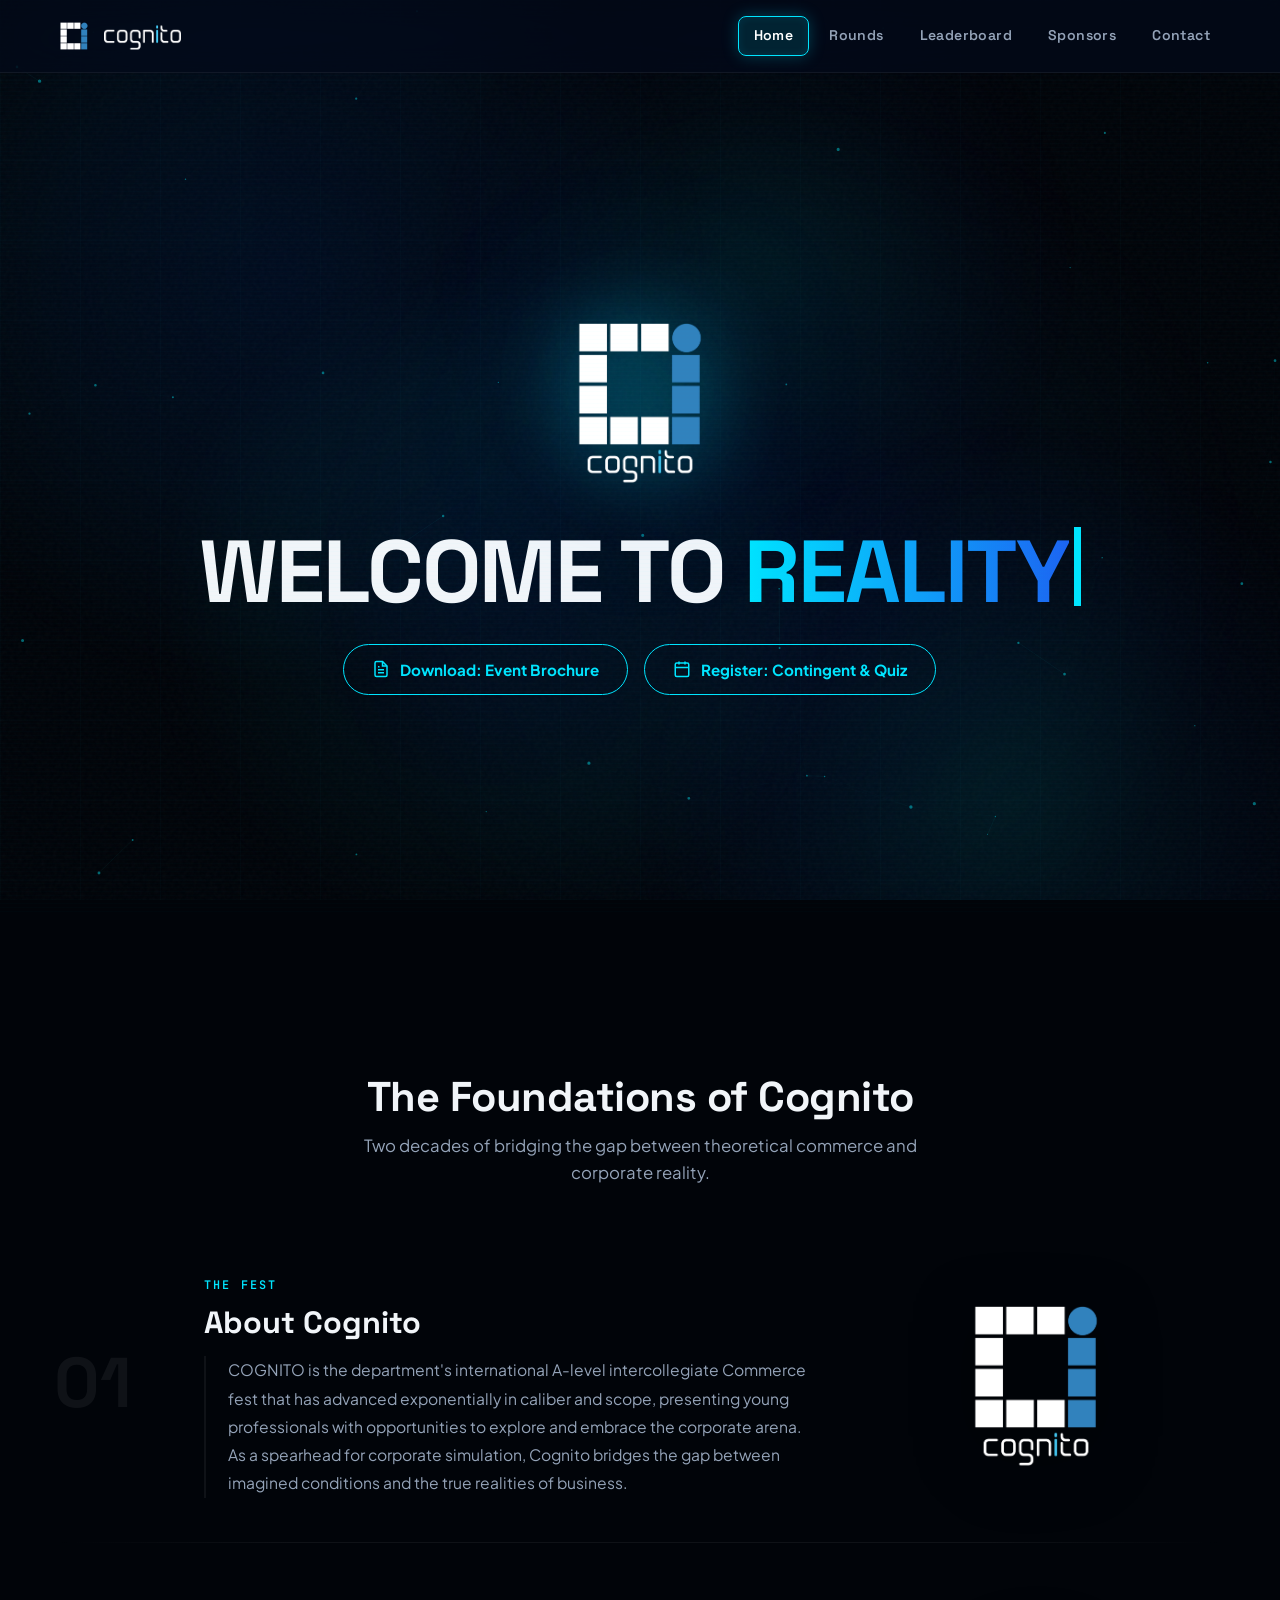
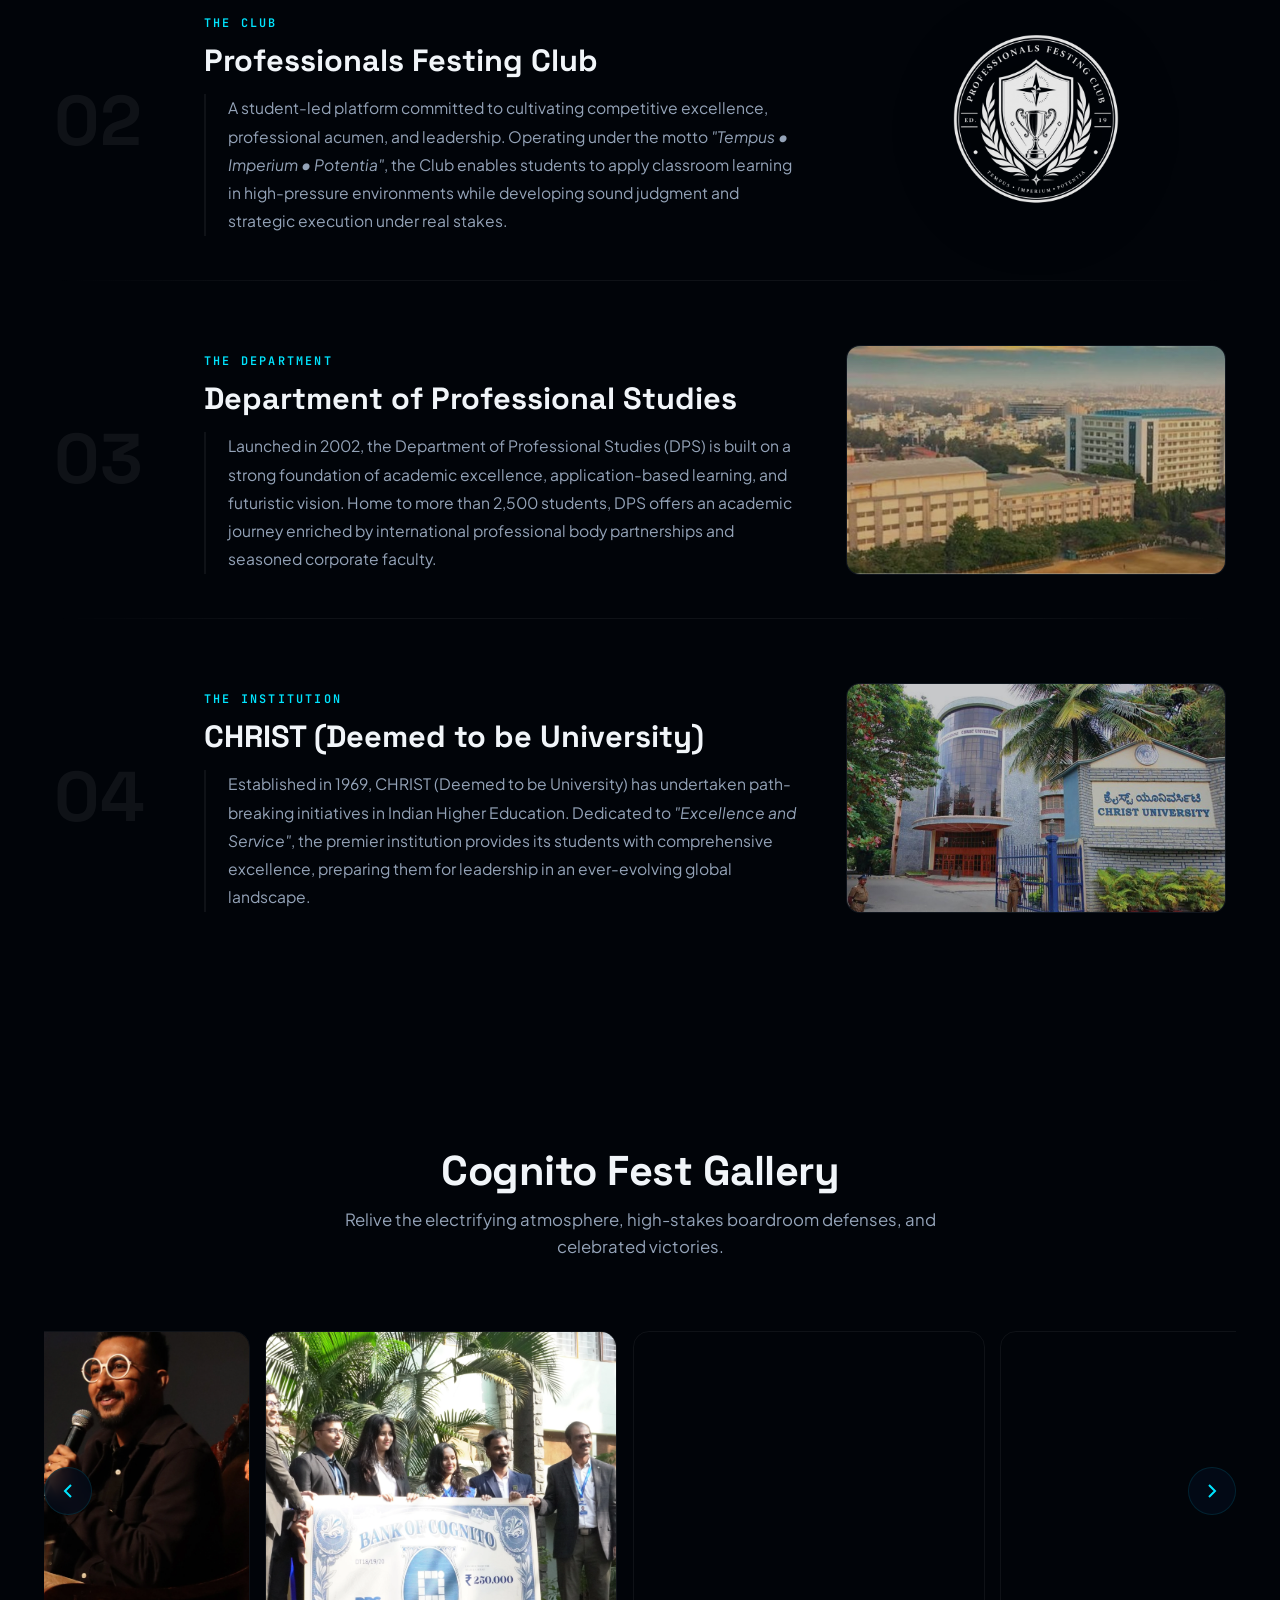
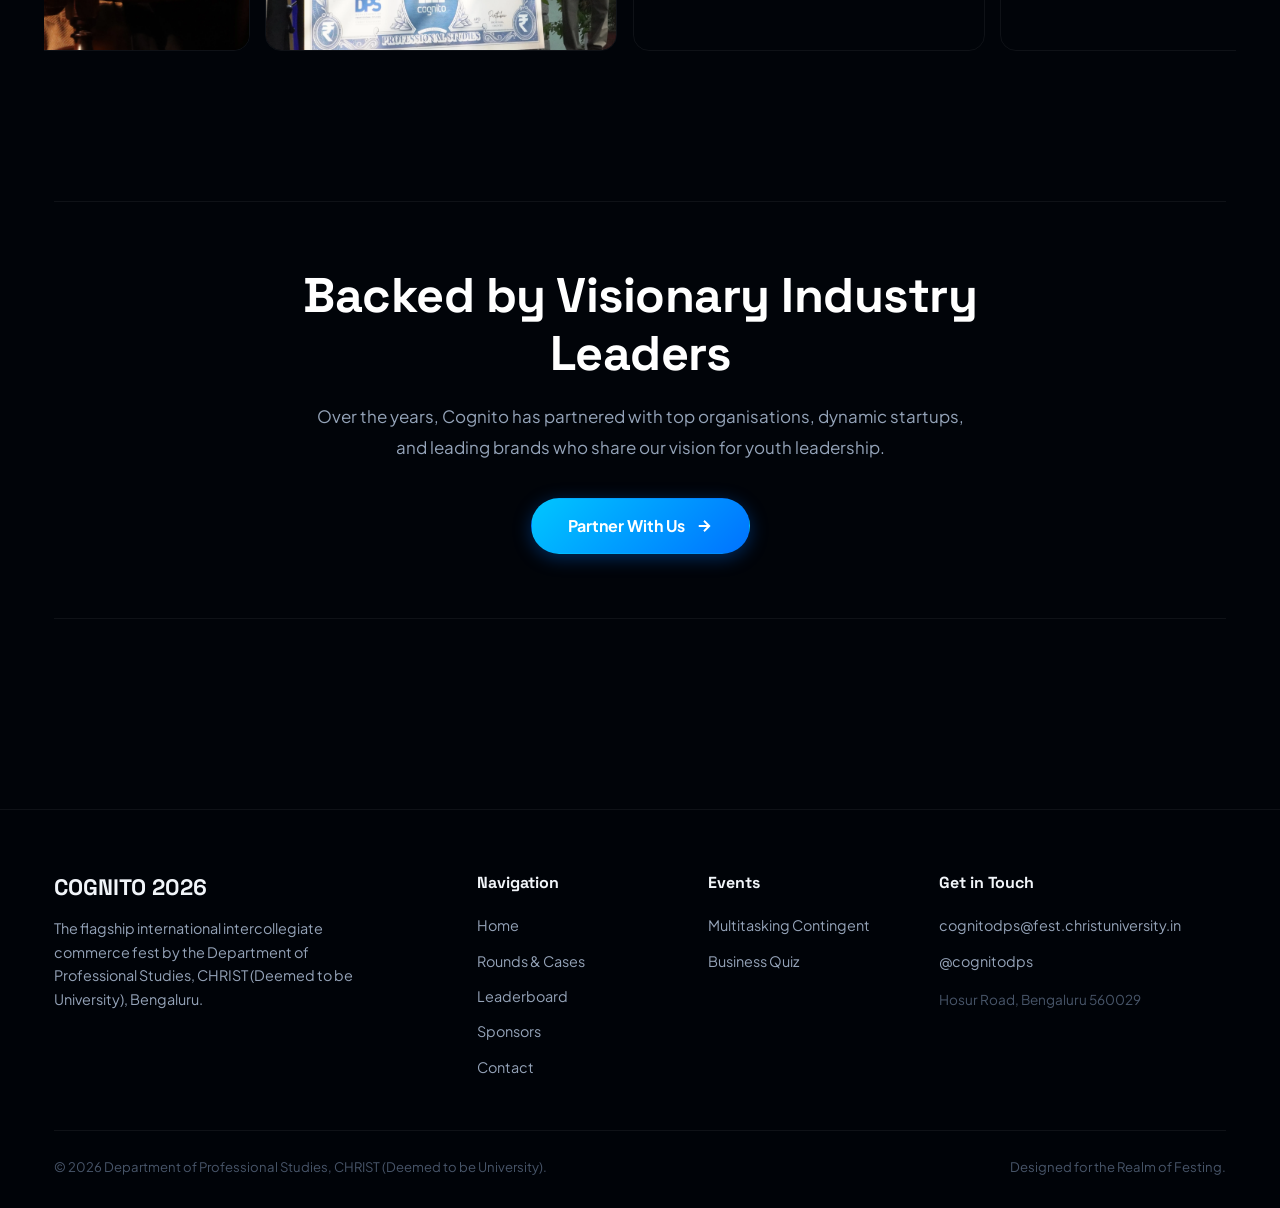
<file: index.html>
<!DOCTYPE html>
<html lang="en">
<head>
    <meta charset="UTF-8">
    <meta name="viewport" content="width=device-width, initial-scale=1.0">
    <title>Cognito</title>
    <meta name="description" content="Cognito 2026 is the flagship international A-level intercollegiate Commerce fest by the Department of Professional Studies, CHRIST (Deemed to be University), Bengaluru.">
    
    <!-- Open Graph / Link Previews -->
    <meta property="og:type" content="website">
    <meta property="og:title" content="Cognito | Welcome To Reality">
    <meta property="og:description" content="Cognito 2026 is the flagship international A-level intercollegiate Commerce fest by the Department of Professional Studies, CHRIST (Deemed to be University), Bengaluru.">
    <meta property="og:image" content="https://cognito.christuniversity.in/assets/preview.jpg">
    
    <!-- Twitter Card -->
    <meta name="twitter:card" content="summary_large_image">
    <meta name="twitter:title" content="Cognito | Welcome To Reality">
    <meta name="twitter:description" content="Cognito 2026 is the flagship international A-level intercollegiate Commerce fest by the Department of Professional Studies, CHRIST (Deemed to be University), Bengaluru.">
    <meta name="twitter:image" content="https://cognito.christuniversity.in/assets/preview.jpg">
    
    <link rel="icon" type="image/png" href="assets/cognito-textless.png">
    <link rel="preconnect" href="https://fonts.googleapis.com">
    <link rel="preconnect" href="https://fonts.gstatic.com" crossorigin>
    <link rel="stylesheet" href="https://fonts.googleapis.com/css2?family=Plus+Jakarta+Sans:wght@300;400;500;600;700;800&family=Space+Grotesk:wght@500;600;700&family=JetBrains+Mono:wght@400;500;600&display=swap">
    <link rel="stylesheet" href="styles.css">
    <script src="config.js"></script>
</head>
<body>

<!-- Always-moving background orbs -->
<div class="bg-canvas">
    <div class="bg-orb bg-orb-1"></div>
    <div class="bg-orb bg-orb-2"></div>
    <div class="bg-orb bg-orb-3"></div>
    <div class="bg-orb bg-orb-4"></div>
    <div class="bg-orb bg-orb-5"></div>
</div>
<div class="grain-overlay"></div>

<!-- Navigation -->
<nav class="navbar">
    <div class="container nav-inner">
        <a href="index.html" class="brand-link">
            <img src="assets/cognito-textless.png" alt="Cognito" class="brand-icon">
            <img src="assets/cognito-wordmark.png" alt="Cognito Wordmark" class="brand-wordmark">
        </a>
        <button class="mobile-toggle" aria-label="Toggle navigation">
            <svg viewBox="0 0 24 24" fill="none" stroke="currentColor" stroke-width="2"><line x1="3" y1="12" x2="21" y2="12"/><line x1="3" y1="6" x2="21" y2="6"/><line x1="3" y1="18" x2="21" y2="18"/></svg>
        </button>
        <ul class="nav-links">
            <li><a href="index.html" class="active">Home</a></li>
            <li><a href="rounds.html">Rounds</a></li>
            <li><a href="scores.html">Leaderboard</a></li>
            <li><a href="sponsors.html">Sponsors</a></li>
            <li><a href="contact.html">Contact</a></li>
        </ul>
    </div>
</nav>

<div class="page-wrap">

<!-- ───────────── HERO ───────────── -->
<!-- First thing user sees: logo + tagline only, fullscreen -->
<header class="hero-section">
    <div class="hero-inner">
        <div class="hero-logo-wrap">
            <img src="assets/cognito-logo.png" alt="Cognito 2026" class="hero-logo">
        </div>

        <h1 class="hero-title typewriter-target" aria-label="Welcome to Reality">
            <span class="tw-part1">Welcome to </span><span class="tw-part2 accent">Reality</span><span class="type-cursor" aria-hidden="true"></span>
        </h1>

        <div class="hero-actions">
            <a href="#" target="_blank" rel="noopener noreferrer" class="btn btn-hero btn-pill link-case">
                <svg width="18" height="18" viewBox="0 0 24 24" fill="none" stroke="currentColor" stroke-width="2"><path d="M18 13v6a2 2 0 0 1-2 2H5a2 2 0 0 1-2-2V8a2 2 0 0 1 2-2h6"/><polyline points="15 3 21 3 21 9"/><line x1="10" y1="14" x2="21" y2="3"/></svg>
                Register: Case Competition
            </a>
            <a href="https://drive.google.com/file/d/1lHxOWFDXlhQKVnYQ_hXjGkXNtyj1ofUB/view" target="_blank" rel="noopener noreferrer" class="btn btn-hero btn-pill link-brochure">
                <svg width="18" height="18" viewBox="0 0 24 24" fill="none" stroke="currentColor" stroke-width="2"><path d="M14 2H6a2 2 0 0 0-2 2v16a2 2 0 0 0 2 2h12a2 2 0 0 0 2-2V8z"/><polyline points="14 2 14 8 20 8"/><line x1="16" y1="13" x2="8" y2="13"/><line x1="16" y1="17" x2="8" y2="17"/><polyline points="10 9 9 9 8 9"/></svg>
                Download: Event Brochure
            </a>
            <a href="#" target="_blank" rel="noopener noreferrer" class="btn btn-hero btn-pill link-quiz">
                <svg width="18" height="18" viewBox="0 0 24 24" fill="none" stroke="currentColor" stroke-width="2"><rect x="3" y="4" width="18" height="18" rx="2" ry="2"/><line x1="16" y1="2" x2="16" y2="6"/><line x1="8" y1="2" x2="8" y2="6"/><line x1="3" y1="10" x2="21" y2="10"/></svg>
                Register: Contingent &amp; Quiz
            </a>
        </div>
        <script>
            (function() {
                const cutoffStr = (typeof CONFIG !== 'undefined' && CONFIG.REGISTRATION_CUTOFF_DATE)
                    ? CONFIG.REGISTRATION_CUTOFF_DATE
                    : "2026-12-10T23:59:59+05:30";
                const cutoff = new Date(cutoffStr);
                if (!isNaN(cutoff.getTime()) && new Date() > cutoff) {
                    const regLinks = document.querySelectorAll('.hero-actions .link-case, .hero-actions .link-quiz');
                    regLinks.forEach(el => el.style.display = 'none');
                }
            })();
        </script>
    </div>

</header>

<!-- ───────────── TRAILER (Dynamically controlled via Google Sheet) ───────────── -->
<section id="trailer-section" class="section-gap" style="padding-top:0; display:none;">
    <div class="container">
        <div class="section-header text-center reveal">
            <h2 class="section-title">Step Inside the Simulation</h2>
            <p class="section-subtitle" style="margin:0 auto">Watch the official Cognito trailer to feel the intensity awaiting you.</p>
        </div>
        <div class="trailer-wrapper reveal-scale">
            <div class="video-container">
                <iframe id="trailer-iframe" src="" title="Cognito 2026 Trailer" allow="autoplay; encrypted-media; picture-in-picture" allowfullscreen></iframe>
            </div>
        </div>
    </div>
</section>

<!-- ───────────── ABOUT PILLARS (Editorial Typographic Monograph) ───────────── -->
<section class="section-gap">
    <div class="container">
        <div class="section-header text-center reveal">
            <h2 class="section-title">The Foundations of Cognito</h2>
            <p class="section-subtitle" style="margin:0 auto">Two decades of bridging the gap between theoretical commerce and corporate reality.</p>
        </div>

        <div class="editorial-pillars-container">
            <!-- Cognito -->
            <div class="editorial-row reveal">
                <div class="editorial-index-huge">01</div>
                <div class="editorial-narrative">
                    <span class="ed-tag">The Fest</span>
                    <h3 class="ed-title">About Cognito</h3>
                    <p class="ed-text">COGNITO is the department's international A-level intercollegiate Commerce fest that has advanced exponentially in caliber and scope, presenting young professionals with opportunities to explore and embrace the corporate arena. As a spearhead for corporate simulation, Cognito bridges the gap between imagined conditions and the true realities of business.</p>
                </div>
                <div class="editorial-image-frame editorial-logo-frame">
                    <img src="assets/cognito-logo.png" alt="Cognito" loading="lazy">
                </div>
            </div>

            <!-- PFC -->
            <div class="editorial-row reveal">
                <div class="editorial-index-huge">02</div>
                <div class="editorial-narrative">
                    <span class="ed-tag">The Club</span>
                    <h3 class="ed-title">Professionals Festing Club</h3>
                    <p class="ed-text">A student-led platform committed to cultivating competitive excellence, professional acumen, and leadership. Operating under the motto <em>"Tempus • Imperium • Potentia"</em>, the Club enables students to apply classroom learning in high-pressure environments while developing sound judgment and strategic execution under real stakes.</p>
                </div>
                <div class="editorial-image-frame editorial-logo-frame">
                    <img src="assets/festing-logo.png" alt="PFC" loading="lazy">
                </div>
            </div>

            <!-- DPS -->
            <div class="editorial-row reveal">
                <div class="editorial-index-huge">03</div>
                <div class="editorial-narrative">
                    <span class="ed-tag">The Department</span>
                    <h3 class="ed-title">Department of Professional Studies</h3>
                    <p class="ed-text">Launched in 2002, the Department of Professional Studies (DPS) is built on a strong foundation of academic excellence, application-based learning, and futuristic vision. Home to more than 2,500 students, DPS offers an academic journey enriched by international professional body partnerships and seasoned corporate faculty.</p>
                </div>
                <div class="editorial-image-frame editorial-photo-frame">
                    <img src="assets/dps-photo.jpg" alt="DPS" class="editorial-photo" loading="lazy">
                </div>
            </div>

            <!-- CHRIST -->
            <div class="editorial-row reveal">
                <div class="editorial-index-huge">04</div>
                <div class="editorial-narrative">
                    <span class="ed-tag">The Institution</span>
                    <h3 class="ed-title">CHRIST (Deemed to be University)</h3>
                    <p class="ed-text">Established in 1969, CHRIST (Deemed to be University) has undertaken path-breaking initiatives in Indian Higher Education. Dedicated to <em>"Excellence and Service"</em>, the premier institution provides its students with comprehensive excellence, preparing them for leadership in an ever-evolving global landscape.</p>
                </div>
                <div class="editorial-image-frame editorial-photo-frame">
                    <img src="assets/christ-photo.jpg" alt="CHRIST" class="editorial-photo" loading="lazy">
                </div>
            </div>
        </div>
    </div>
</section>

<!-- ───────────── GALLERY ───────────── -->
<section class="section-gap">
    <div class="container">
        <div class="section-header text-center reveal">
            <h2 class="section-title">Cognito Fest Gallery</h2>
            <p class="section-subtitle" style="margin:0 auto">Relive the electrifying atmosphere, high-stakes boardroom defenses, and celebrated victories.</p>
        </div>
        <div class="gallery-carousel-wrapper reveal reveal-delay-1">
            <button class="carousel-btn prev-btn" aria-label="Previous">
                <svg width="24" height="24" viewBox="0 0 24 24" fill="none" stroke="currentColor" stroke-width="2"><polyline points="15 18 9 12 15 6"></polyline></svg>
            </button>
            <div class="gallery-carousel" id="gallery-carousel">
                <div class="gallery-item"><img src="assets/gallery/0C5A4585.webp" alt="Cognito Fest" class="gallery-thumb" loading="lazy" decoding="async"></div>
                <div class="gallery-item"><img src="assets/gallery/0C5A4603.webp" alt="Cognito Fest" class="gallery-thumb" loading="lazy" decoding="async"></div>
                <div class="gallery-item"><img src="assets/gallery/DSC00059.webp" alt="Cognito Fest" class="gallery-thumb" loading="lazy" decoding="async"></div>
                <div class="gallery-item"><img src="assets/gallery/DSC00188.webp" alt="Cognito Fest" class="gallery-thumb" loading="lazy" decoding="async"></div>
                <div class="gallery-item"><img src="assets/gallery/DSC00197.webp" alt="Cognito Fest" class="gallery-thumb" loading="lazy" decoding="async"></div>
                <div class="gallery-item"><img src="assets/gallery/DSC00241.webp" alt="Cognito Fest" class="gallery-thumb" loading="lazy" decoding="async"></div>
                <div class="gallery-item"><img src="assets/gallery/DSC00409.webp" alt="Cognito Fest" class="gallery-thumb" loading="lazy" decoding="async"></div>
                <div class="gallery-item"><img src="assets/gallery/DSC00548.webp" alt="Cognito Fest" class="gallery-thumb" loading="lazy" decoding="async"></div>
                <div class="gallery-item"><img src="assets/gallery/IMG_0870.webp" alt="Cognito Fest" class="gallery-thumb" loading="lazy" decoding="async"></div>
                <div class="gallery-item"><img src="assets/gallery/IMG_8583.webp" alt="Cognito Fest" class="gallery-thumb" loading="lazy" decoding="async"></div>
                <div class="gallery-item"><img src="assets/gallery/IMG_8592.webp" alt="Cognito Fest" class="gallery-thumb" loading="lazy" decoding="async"></div>
                <div class="gallery-item"><img src="assets/gallery/IMG_8627.webp" alt="Cognito Fest" class="gallery-thumb" loading="lazy" decoding="async"></div>
                <div class="gallery-item"><img src="assets/gallery/IMG_9125.webp" alt="Cognito Fest" class="gallery-thumb" loading="lazy" decoding="async"></div>
                <div class="gallery-item"><img src="assets/gallery/IMG_9169.webp" alt="Cognito Fest" class="gallery-thumb" loading="lazy" decoding="async"></div>
                <div class="gallery-item"><img src="assets/gallery/IMG_9292.webp" alt="Cognito Fest" class="gallery-thumb" loading="lazy" decoding="async"></div>
            </div>
            <button class="carousel-btn next-btn" aria-label="Next">
                <svg width="24" height="24" viewBox="0 0 24 24" fill="none" stroke="currentColor" stroke-width="2"><polyline points="9 18 15 12 9 6"></polyline></svg>
            </button>
        </div>
    </div>
</section>

<!-- ───────────── Corporate Alliance Masthead ───────────── -->
<section class="section-gap" style="padding-top:10px">
    <div class="container">
        <div class="horizon-partner-center reveal">
            <h2 class="horizon-center-title">Backed by Visionary Industry Leaders</h2>
            <p class="horizon-center-desc">Over the years, Cognito has partnered with top organisations, dynamic startups, and leading brands who share our vision for youth leadership.</p>
            <div class="horizon-center-actions">
                <a href="sponsors.html" class="btn btn-primary btn-pill" style="font-size:1rem;padding:14px 36px">
                    Partner With Us
                    <svg width="18" height="18" viewBox="0 0 24 24" fill="none" stroke="currentColor" stroke-width="2.5"><line x1="5" y1="12" x2="19" y2="12"/><polyline points="12 5 19 12 12 19"/></svg>
                </a>
            </div>
        </div>
    </div>
</section>

</div><!-- .page-wrap -->

<footer>
    <div class="container">
        <div class="footer-top">
            <div class="footer-brand">
                <h4>COGNITO 2026</h4>
                <p>The flagship international intercollegiate commerce fest by the Department of Professional Studies, CHRIST (Deemed to be University), Bengaluru.</p>
            </div>
            <div class="footer-col">
                <h5>Navigation</h5>
                <ul>
                    <li><a href="index.html">Home</a></li>
                    <li><a href="rounds.html">Rounds &amp; Cases</a></li>
                    <li><a href="scores.html">Leaderboard</a></li>
                    <li><a href="sponsors.html">Sponsors</a></li>
                    <li><a href="contact.html">Contact</a></li>
                </ul>
            </div>
            <div class="footer-col">
                <h5>Events</h5>
                <ul>
                    <li><a href="#" class="link-case" target="_blank" rel="noopener noreferrer">Case Competition</a></li>
                    <li><a href="rounds.html">Multitasking Contingent</a></li>
                    <li><a href="#" class="link-quiz" target="_blank" rel="noopener noreferrer">Business Quiz</a></li>
                </ul>
            </div>
            <div class="footer-col">
                <h5>Get in Touch</h5>
                <ul>
                    <li><a href="#" class="contact-email-link">cognitodps@fest.christuniversity.in</a></li>
                    <li><a href="https://instagram.com/cognitodps" target="_blank" rel="noopener noreferrer" class="instagram-link">@cognitodps</a></li>
                    <li style="color:var(--text-dim);font-size:0.85rem;margin-top:6px">Hosur Road, Bengaluru 560029</li>
                </ul>
            </div>
        </div>
        <div class="footer-bottom">
            <div>© 2026 Department of Professional Studies, CHRIST (Deemed to be University).</div>
            <div>Designed for the Realm of Festing.</div>
        </div>
    </div>
</footer>

<!-- Lightbox for Gallery -->
<div id="lightbox" class="lightbox">
    <span class="lightbox-close">&times;</span>
    <img class="lightbox-content" id="lightbox-img">
</div>

<script src="script.js"></script>
</body>
</html>
</file>
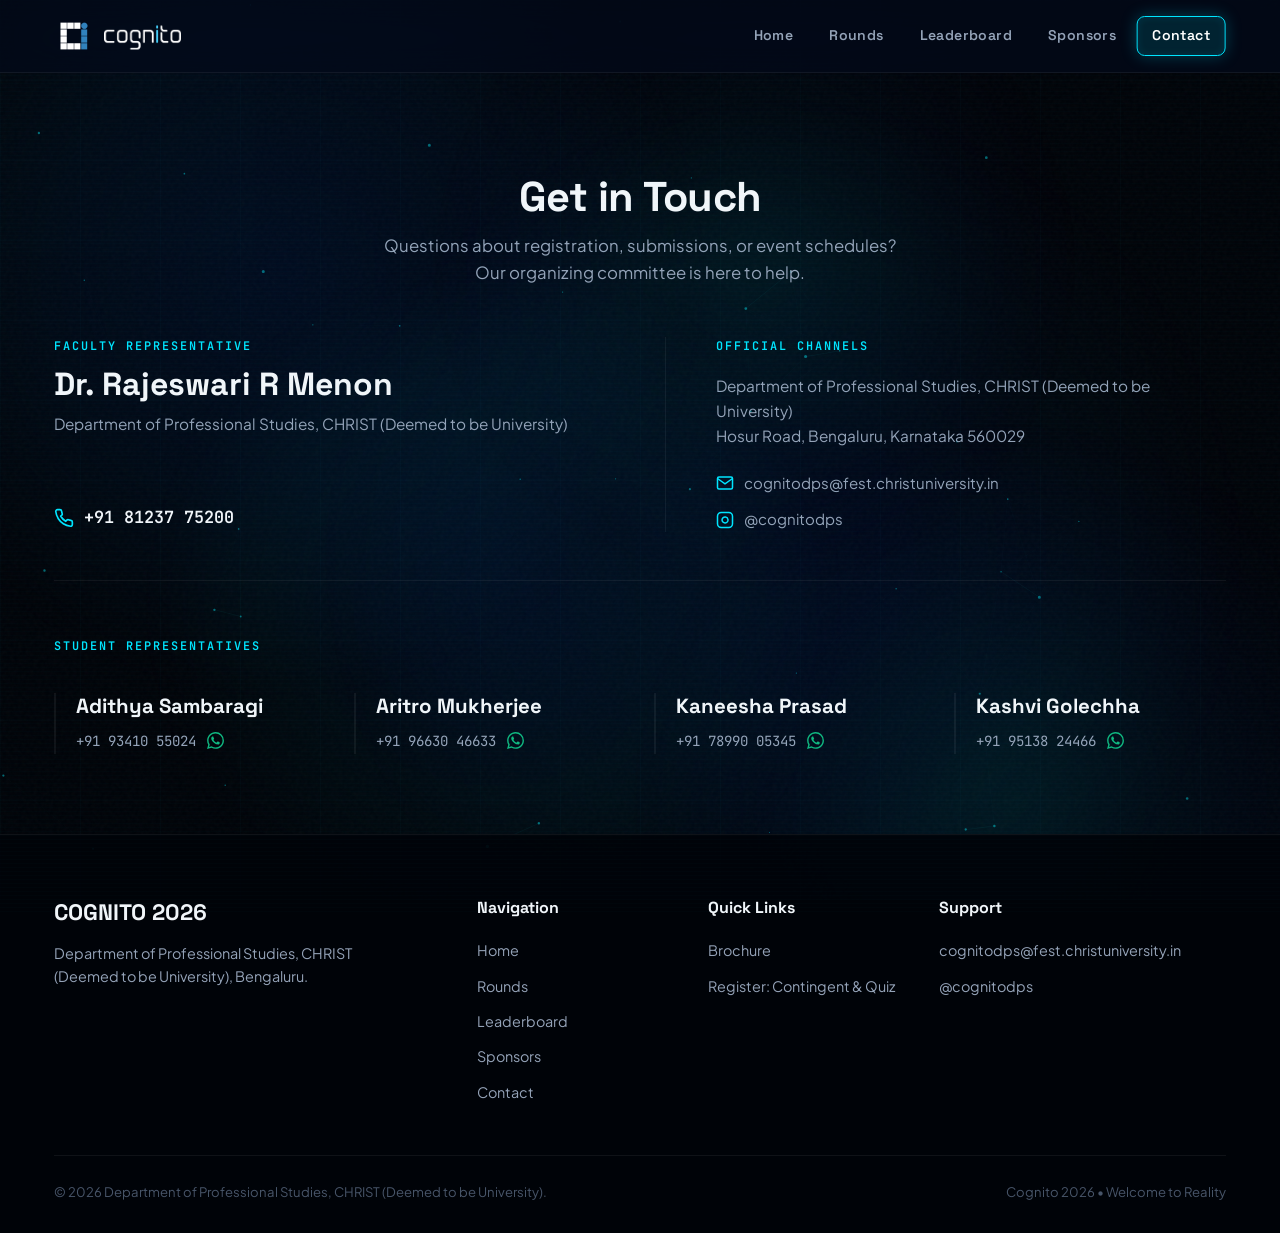
<file: contact.html>
<!DOCTYPE html>
<html lang="en">
<head>
    <meta charset="UTF-8">
    <meta name="viewport" content="width=device-width, initial-scale=1.0">
    <title>Contact Us | Cognito 2026</title>
    <meta name="description" content="Get in touch with the faculty and student organizing committee of Cognito 2026.">
    <link rel="icon" type="image/png" href="assets/cognito-textless.png">
    <link rel="preconnect" href="https://fonts.googleapis.com">
    <link rel="preconnect" href="https://fonts.gstatic.com" crossorigin>
    <link rel="stylesheet" href="https://fonts.googleapis.com/css2?family=Plus+Jakarta+Sans:wght@300;400;500;600;700;800&family=Space+Grotesk:wght@500;600;700&family=JetBrains+Mono:wght@400;500;600&display=swap">
    <link rel="stylesheet" href="styles.css">
</head>
<body>
<div class="bg-canvas">
    <div class="bg-orb bg-orb-1"></div>
    <div class="bg-orb bg-orb-2"></div>
    <div class="bg-orb bg-orb-3"></div>
    <div class="bg-orb bg-orb-4"></div>
    <div class="bg-orb bg-orb-5"></div>
</div>
<div class="grain-overlay"></div>

<nav class="navbar">
    <div class="container nav-inner">
        <a href="index.html" class="brand-link">
            <img src="assets/cognito-textless.png" alt="Cognito" class="brand-icon">
            <img src="assets/cognito-wordmark.png" alt="Cognito Wordmark" class="brand-wordmark">
        </a>
        <button class="mobile-toggle" aria-label="Toggle navigation">
            <svg viewBox="0 0 24 24" fill="none" stroke="currentColor" stroke-width="2"><line x1="3" y1="12" x2="21" y2="12"/><line x1="3" y1="6" x2="21" y2="6"/><line x1="3" y1="18" x2="21" y2="18"/></svg>
        </button>
        <ul class="nav-links">
            <li><a href="index.html">Home</a></li>
            <li><a href="rounds.html">Rounds</a></li>
            <li><a href="scores.html">Leaderboard</a></li>
            <li><a href="sponsors.html">Sponsors</a></li>
            <li><a href="contact.html" class="active">Contact</a></li>
        </ul>
    </div>
</nav>

<div class="page-wrap">

<header class="section-gap" style="padding-bottom:30px">
    <div class="container text-center">
        <h1 class="section-title reveal">Get in Touch</h1>
        <p class="section-subtitle reveal reveal-delay-2" style="margin:0 auto 20px">
            Questions about registration, submissions, or event schedules?<br>Our organizing committee is here to help.
        </p>
    </div>
</header>

<main class="container">

    <!-- Executive Masthead (Faculty Advisor & Secretariat) -->
    <div class="editorial-contact-masthead reveal">
        <!-- Faculty Advisor -->
        <div class="editorial-masthead-col">
            <span class="editorial-contact-tag">Faculty Representative</span>
            <h2 class="editorial-contact-name">Dr. Rajeswari R Menon</h2>
            <p class="editorial-contact-sub">Department of Professional Studies, CHRIST (Deemed to be University)</p>
            <div class="editorial-contact-links">
                <a href="tel:+918123775200" class="editorial-contact-link">
                    <svg width="20" height="20" viewBox="0 0 24 24" fill="none" stroke="currentColor" stroke-width="2"><path d="M22 16.92v3a2 2 0 0 1-2.18 2 19.79 19.79 0 0 1-8.63-3.07 19.5 19.5 0 0 1-6-6 19.79 19.79 0 0 1-3.07-8.67A2 2 0 0 1 4.11 2h3a2 2 0 0 1 2 1.72 12.84 12.84 0 0 0 .7 2.81 2 2 0 0 1-.45 2.11L8.09 9.91a16 16 0 0 0 6 6l1.27-1.27a2 2 0 0 1 2.11-.45 12.84 12.84 0 0 0 2.81.7A2 2 0 0 1 22 16.92z"/></svg>
                    <span>+91 81237 75200</span>
                </a>
            </div>
        </div>

        <!-- Official Channels & Venue -->
        <div class="editorial-masthead-col with-divider">
            <span class="editorial-contact-tag">Official Channels</span>
            <p class="editorial-contact-sub" style="margin-top: 8px;">
                Department of Professional Studies, CHRIST (Deemed to be University)<br>
                Hosur Road, Bengaluru, Karnataka 560029
            </p>
            <div class="editorial-channels-list">
                <a href="mailto:cognitodps@fest.christuniversity.in" class="editorial-channel-item">
                    <svg width="18" height="18" viewBox="0 0 24 24" fill="none" stroke="currentColor" stroke-width="2"><path d="M4 4h16c1.1 0 2 .9 2 2v12c0 1.1-.9 2-2 2H4c-1.1 0-2-.9-2-2V6c0-1.1.9-2 2-2z"/><polyline points="22,6 12,13 2,6"/></svg>
                    <span>cognitodps@fest.christuniversity.in</span>
                </a>
                <a href="https://instagram.com/cognitodps" target="_blank" rel="noopener noreferrer" class="editorial-channel-item">
                    <svg width="18" height="18" viewBox="0 0 24 24" fill="none" stroke="currentColor" stroke-width="2"><rect x="2" y="2" width="20" height="20" rx="5" ry="5"/><path d="M16 11.37A4 4 0 1 1 12.63 8 4 4 0 0 1 16 11.37z"/><line x1="17.5" y1="6.5" x2="17.51" y2="6.5"/></svg>
                    <span>@cognitodps</span>
                </a>
            </div>
        </div>
    </div>

    <!-- Student Representatives -->
    <div class="reveal" style="margin-bottom:28px;">
        <span class="editorial-contact-tag">Student Representatives</span>
    </div>

    <div class="editorial-reps-grid">
        <div class="editorial-rep-col reveal reveal-delay-1">
            <h3 class="editorial-rep-name">Adithya Sambaragi</h3>
            <div class="editorial-rep-contact">
                <a href="tel:+919341055024" class="editorial-rep-phone">+91 93410 55024</a>
                <a href="https://wa.me/919341055024" target="_blank" rel="noopener noreferrer" class="editorial-rep-wa" aria-label="WhatsApp Adithya Sambaragi" title="WhatsApp">
                    <svg width="18" height="18" viewBox="0 0 24 24" fill="currentColor"><path d="M17.472 14.382c-.297-.149-1.758-.867-2.03-.967-.273-.099-.471-.148-.67.15-.197.297-.767.966-.94 1.164-.173.199-.347.223-.644.075-.297-.15-1.255-.463-2.39-1.475-.883-.788-1.48-1.761-1.653-2.059-.173-.297-.018-.458.13-.606.134-.133.298-.347.446-.52.149-.174.198-.298.298-.497.099-.198.05-.371-.025-.52-.075-.149-.669-1.612-.916-2.207-.242-.579-.487-.5-.669-.51-.173-.008-.371-.01-.57-.01-.198 0-.52.074-.792.372-.272.297-1.04 1.016-1.04 2.479 0 1.462 1.065 2.875 1.213 3.074.149.198 2.096 3.2 5.077 4.487.709.306 1.262.489 1.694.625.712.227 1.36.195 1.871.118.571-.085 1.758-.719 2.006-1.413.248-.694.248-1.289.173-1.413-.074-.124-.272-.198-.57-.347m-5.421 7.403h-.004a9.87 9.87 0 01-5.031-1.378l-.361-.214-3.741.982.998-3.648-.235-.374a9.86 9.86 0 01-1.51-5.26c.001-5.45 4.436-9.884 9.888-9.884 2.64 0 5.122 1.03 6.988 2.898a9.825 9.825 0 012.893 6.994c-.003 5.45-4.437 9.884-9.885 9.884m8.413-18.297A11.815 11.815 0 0012.05 0C5.495 0 .16 5.335.157 11.892c0 2.096.547 4.142 1.588 5.945L.057 24l6.305-1.654a11.882 11.882 0 005.683 1.448h.005c6.554 0 11.89-5.335 11.893-11.893a11.821 11.821 0 00-3.48-8.413z"/></svg>
                </a>
            </div>
        </div>

        <div class="editorial-rep-col reveal reveal-delay-2">
            <h3 class="editorial-rep-name">Aritro Mukherjee</h3>
            <div class="editorial-rep-contact">
                <a href="tel:+919663046633" class="editorial-rep-phone">+91 96630 46633</a>
                <a href="https://wa.me/919663046633" target="_blank" rel="noopener noreferrer" class="editorial-rep-wa" aria-label="WhatsApp Aritro Mukherjee" title="WhatsApp">
                    <svg width="18" height="18" viewBox="0 0 24 24" fill="currentColor"><path d="M17.472 14.382c-.297-.149-1.758-.867-2.03-.967-.273-.099-.471-.148-.67.15-.197.297-.767.966-.94 1.164-.173.199-.347.223-.644.075-.297-.15-1.255-.463-2.39-1.475-.883-.788-1.48-1.761-1.653-2.059-.173-.297-.018-.458.13-.606.134-.133.298-.347.446-.52.149-.174.198-.298.298-.497.099-.198.05-.371-.025-.52-.075-.149-.669-1.612-.916-2.207-.242-.579-.487-.5-.669-.51-.173-.008-.371-.01-.57-.01-.198 0-.52.074-.792.372-.272.297-1.04 1.016-1.04 2.479 0 1.462 1.065 2.875 1.213 3.074.149.198 2.096 3.2 5.077 4.487.709.306 1.262.489 1.694.625.712.227 1.36.195 1.871.118.571-.085 1.758-.719 2.006-1.413.248-.694.248-1.289.173-1.413-.074-.124-.272-.198-.57-.347m-5.421 7.403h-.004a9.87 9.87 0 01-5.031-1.378l-.361-.214-3.741.982.998-3.648-.235-.374a9.86 9.86 0 01-1.51-5.26c.001-5.45 4.436-9.884 9.888-9.884 2.64 0 5.122 1.03 6.988 2.898a9.825 9.825 0 012.893 6.994c-.003 5.45-4.437 9.884-9.885 9.884m8.413-18.297A11.815 11.815 0 0012.05 0C5.495 0 .16 5.335.157 11.892c0 2.096.547 4.142 1.588 5.945L.057 24l6.305-1.654a11.882 11.882 0 005.683 1.448h.005c6.554 0 11.89-5.335 11.893-11.893a11.821 11.821 0 00-3.48-8.413z"/></svg>
                </a>
            </div>
        </div>

        <div class="editorial-rep-col reveal reveal-delay-3">
            <h3 class="editorial-rep-name">Kaneesha Prasad</h3>
            <div class="editorial-rep-contact">
                <a href="tel:+917899005345" class="editorial-rep-phone">+91 78990 05345</a>
                <a href="https://wa.me/917899005345" target="_blank" rel="noopener noreferrer" class="editorial-rep-wa" aria-label="WhatsApp Kaneesha Prasad" title="WhatsApp">
                    <svg width="18" height="18" viewBox="0 0 24 24" fill="currentColor"><path d="M17.472 14.382c-.297-.149-1.758-.867-2.03-.967-.273-.099-.471-.148-.67.15-.197.297-.767.966-.94 1.164-.173.199-.347.223-.644.075-.297-.15-1.255-.463-2.39-1.475-.883-.788-1.48-1.761-1.653-2.059-.173-.297-.018-.458.13-.606.134-.133.298-.347.446-.52.149-.174.198-.298.298-.497.099-.198.05-.371-.025-.52-.075-.149-.669-1.612-.916-2.207-.242-.579-.487-.5-.669-.51-.173-.008-.371-.01-.57-.01-.198 0-.52.074-.792.372-.272.297-1.04 1.016-1.04 2.479 0 1.462 1.065 2.875 1.213 3.074.149.198 2.096 3.2 5.077 4.487.709.306 1.262.489 1.694.625.712.227 1.36.195 1.871.118.571-.085 1.758-.719 2.006-1.413.248-.694.248-1.289.173-1.413-.074-.124-.272-.198-.57-.347m-5.421 7.403h-.004a9.87 9.87 0 01-5.031-1.378l-.361-.214-3.741.982.998-3.648-.235-.374a9.86 9.86 0 01-1.51-5.26c.001-5.45 4.436-9.884 9.888-9.884 2.64 0 5.122 1.03 6.988 2.898a9.825 9.825 0 012.893 6.994c-.003 5.45-4.437 9.884-9.885 9.884m8.413-18.297A11.815 11.815 0 0012.05 0C5.495 0 .16 5.335.157 11.892c0 2.096.547 4.142 1.588 5.945L.057 24l6.305-1.654a11.882 11.882 0 005.683 1.448h.005c6.554 0 11.89-5.335 11.893-11.893a11.821 11.821 0 00-3.48-8.413z"/></svg>
                </a>
            </div>
        </div>

        <div class="editorial-rep-col reveal reveal-delay-4">
            <h3 class="editorial-rep-name">Kashvi Golechha</h3>
            <div class="editorial-rep-contact">
                <a href="tel:+919513824466" class="editorial-rep-phone">+91 95138 24466</a>
                <a href="https://wa.me/919513824466" target="_blank" rel="noopener noreferrer" class="editorial-rep-wa" aria-label="WhatsApp Kashvi Golechha" title="WhatsApp">
                    <svg width="18" height="18" viewBox="0 0 24 24" fill="currentColor"><path d="M17.472 14.382c-.297-.149-1.758-.867-2.03-.967-.273-.099-.471-.148-.67.15-.197.297-.767.966-.94 1.164-.173.199-.347.223-.644.075-.297-.15-1.255-.463-2.39-1.475-.883-.788-1.48-1.761-1.653-2.059-.173-.297-.018-.458.13-.606.134-.133.298-.347.446-.52.149-.174.198-.298.298-.497.099-.198.05-.371-.025-.52-.075-.149-.669-1.612-.916-2.207-.242-.579-.487-.5-.669-.51-.173-.008-.371-.01-.57-.01-.198 0-.52.074-.792.372-.272.297-1.04 1.016-1.04 2.479 0 1.462 1.065 2.875 1.213 3.074.149.198 2.096 3.2 5.077 4.487.709.306 1.262.489 1.694.625.712.227 1.36.195 1.871.118.571-.085 1.758-.719 2.006-1.413.248-.694.248-1.289.173-1.413-.074-.124-.272-.198-.57-.347m-5.421 7.403h-.004a9.87 9.87 0 01-5.031-1.378l-.361-.214-3.741.982.998-3.648-.235-.374a9.86 9.86 0 01-1.51-5.26c.001-5.45 4.436-9.884 9.888-9.884 2.64 0 5.122 1.03 6.988 2.898a9.825 9.825 0 012.893 6.994c-.003 5.45-4.437 9.884-9.885 9.884m8.413-18.297A11.815 11.815 0 0012.05 0C5.495 0 .16 5.335.157 11.892c0 2.096.547 4.142 1.588 5.945L.057 24l6.305-1.654a11.882 11.882 0 005.683 1.448h.005c6.554 0 11.89-5.335 11.893-11.893a11.821 11.821 0 00-3.48-8.413z"/></svg>
                </a>
            </div>
        </div>
    </div>

</main>

</div>

<footer>
    <div class="container">
        <div class="footer-top">
            <div class="footer-brand">
                <h4>COGNITO 2026</h4>
                <p>Department of Professional Studies, CHRIST (Deemed to be University), Bengaluru.</p>
            </div>
            <div class="footer-col">
                <h5>Navigation</h5>
                <ul>
                    <li><a href="index.html">Home</a></li>
                    <li><a href="rounds.html">Rounds</a></li>
                    <li><a href="scores.html">Leaderboard</a></li>
                    <li><a href="sponsors.html">Sponsors</a></li>
                    <li><a href="contact.html">Contact</a></li>
                </ul>
            </div>
            <div class="footer-col">
                <h5>Quick Links</h5>
                <ul>
                    <li><a href="#" class="link-case" target="_blank" rel="noopener noreferrer">Register: Case Competition</a></li>
                    <li><a href="https://drive.google.com/file/d/1lHxOWFDXlhQKVnYQ_hXjGkXNtyj1ofUB/view" class="link-brochure" target="_blank" rel="noopener noreferrer">Brochure</a></li>
                    <li><a href="#" class="link-quiz" target="_blank" rel="noopener noreferrer">Register: Contingent & Quiz</a></li>
                </ul>
            </div>
            <div class="footer-col">
                <h5>Support</h5>
                <ul>
                    <li><a href="#" class="contact-email-link">cognitodps@fest.christuniversity.in</a></li>
                    <li><a href="https://instagram.com/cognitodps" target="_blank" rel="noopener noreferrer" class="instagram-link">@cognitodps</a></li>
                </ul>
            </div>
        </div>
        <div class="footer-bottom">
            <div>© 2026 Department of Professional Studies, CHRIST (Deemed to be University).</div>
            <div>Cognito 2026 • Welcome to Reality</div>
        </div>
    </div>
</footer>

<script src="config.js"></script>
<script src="script.js"></script>
</body>
</html>
</file>
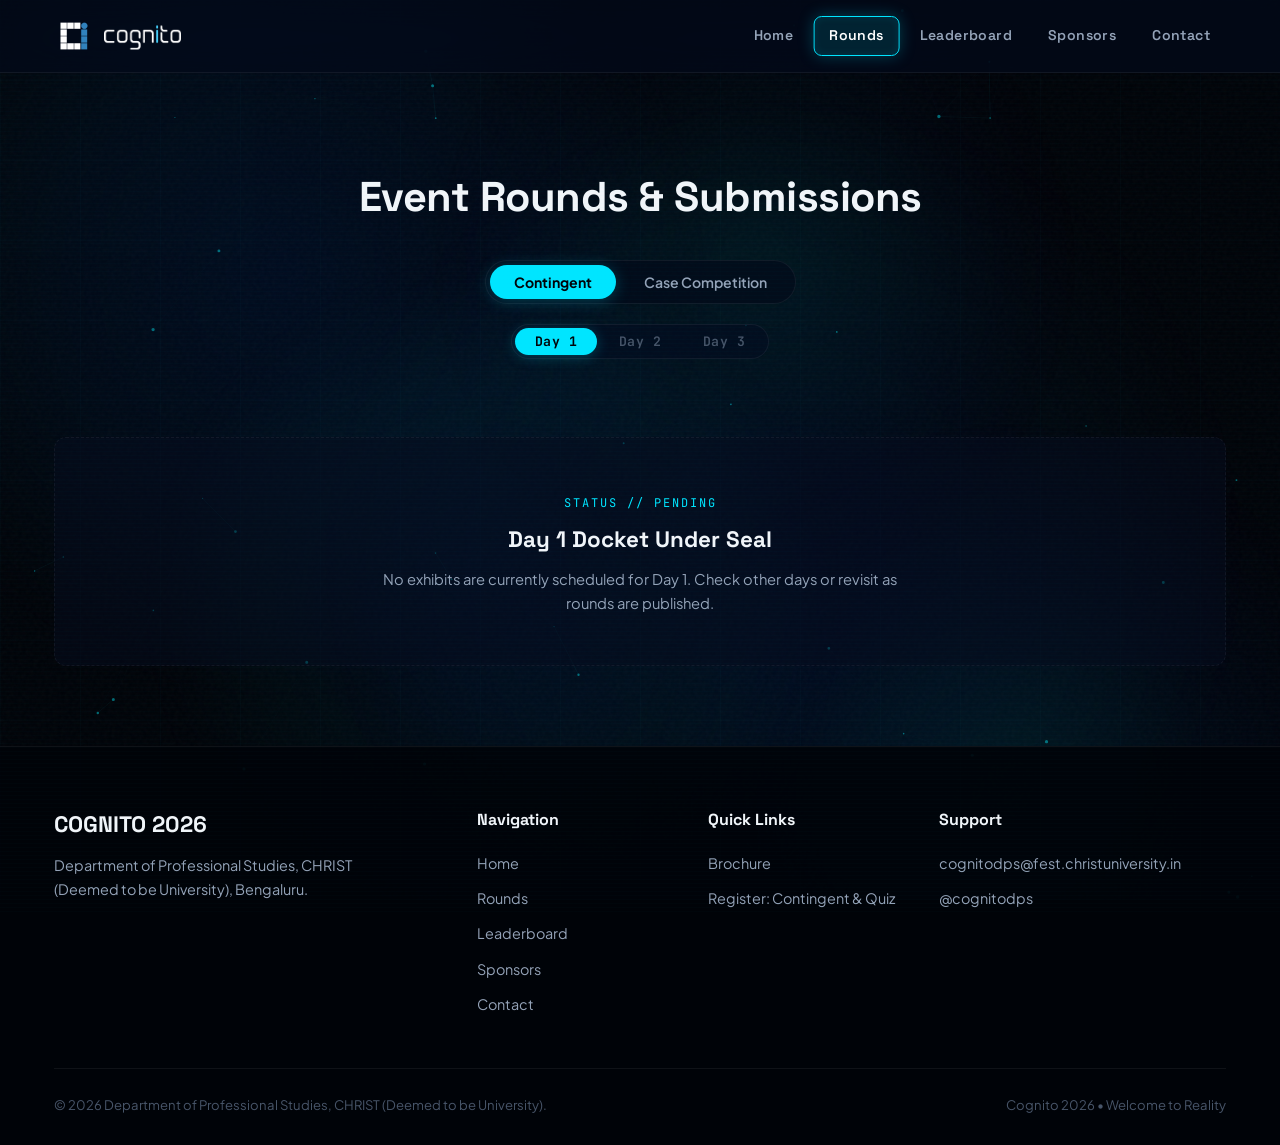
<file: rounds.html>
<!DOCTYPE html>
<html lang="en">
<head>
    <meta charset="UTF-8">
    <meta name="viewport" content="width=device-width, initial-scale=1.0">
    <title>Event Rounds | Cognito 2026</title>
    <meta name="description" content="Access live case briefs and submit solutions for Cognito 2026 rounds.">
    <link rel="icon" type="image/png" href="assets/cognito-textless.png">
    <link rel="preconnect" href="https://fonts.googleapis.com">
    <link rel="preconnect" href="https://fonts.gstatic.com" crossorigin>
    <link rel="stylesheet" href="https://fonts.googleapis.com/css2?family=Plus+Jakarta+Sans:wght@300;400;500;600;700;800&family=Space+Grotesk:wght@500;600;700&family=JetBrains+Mono:wght@400;500;600&display=swap">
    <link rel="stylesheet" href="styles.css">
</head>
<body>
<div class="bg-canvas">
    <div class="bg-orb bg-orb-1"></div>
    <div class="bg-orb bg-orb-2"></div>
    <div class="bg-orb bg-orb-3"></div>
    <div class="bg-orb bg-orb-4"></div>
    <div class="bg-orb bg-orb-5"></div>
</div>
<div class="grain-overlay"></div>

<nav class="navbar">
    <div class="container nav-inner">
        <a href="index.html" class="brand-link">
            <img src="assets/cognito-textless.png" alt="Cognito" class="brand-icon">
            <img src="assets/cognito-wordmark.png" alt="Cognito Wordmark" class="brand-wordmark">
        </a>
        <button class="mobile-toggle" aria-label="Toggle navigation">
            <svg viewBox="0 0 24 24" fill="none" stroke="currentColor" stroke-width="2"><line x1="3" y1="12" x2="21" y2="12"/><line x1="3" y1="6" x2="21" y2="6"/><line x1="3" y1="18" x2="21" y2="18"/></svg>
        </button>
        <ul class="nav-links">
            <li><a href="index.html">Home</a></li>
            <li><a href="rounds.html" class="active">Rounds</a></li>
            <li><a href="scores.html">Leaderboard</a></li>
            <li><a href="sponsors.html">Sponsors</a></li>
            <li><a href="contact.html">Contact</a></li>
        </ul>
    </div>
</nav>

<div class="page-wrap">

<header class="section-gap" style="padding-bottom:30px">
    <div class="container text-center">
        <h1 class="section-title reveal" style="margin-bottom:28px">Event Rounds & Submissions</h1>
        <div class="filter-tabs-wrapper reveal reveal-delay-1">
            <div class="filter-tabs" id="rounds-filter-tabs">
                <div class="filter-glider" id="filter-glider" aria-hidden="true"></div>
                <button class="tab-btn active" data-round-filter="Contingent">Contingent</button>
                <button class="tab-btn" data-round-filter="Case Competition">Case Competition</button>
            </div>
        </div>
        <div class="filter-tabs-wrapper reveal reveal-delay-2" id="day-filter-wrapper" style="margin-top:-16px; margin-bottom:28px;">
            <div class="filter-tabs filter-tabs-sub" id="day-filter-tabs">
                <div class="filter-glider" id="day-filter-glider" aria-hidden="true"></div>
                <button class="tab-btn active" data-day-filter="1">Day 1</button>
                <button class="tab-btn" data-day-filter="2">Day 2</button>
                <button class="tab-btn" data-day-filter="3">Day 3</button>
            </div>
        </div>
    </div>
</header>

<main class="container">

    <!-- Dynamic Rounds Timeline -->
    <div id="rounds-container"></div>
</main>

</div>

<footer>
    <div class="container">
        <div class="footer-top">
            <div class="footer-brand">
                <h4>COGNITO 2026</h4>
                <p>Department of Professional Studies, CHRIST (Deemed to be University), Bengaluru.</p>
            </div>
            <div class="footer-col">
                <h5>Navigation</h5>
                <ul>
                    <li><a href="index.html">Home</a></li>
                    <li><a href="rounds.html">Rounds</a></li>
                    <li><a href="scores.html">Leaderboard</a></li>
                    <li><a href="sponsors.html">Sponsors</a></li>
                    <li><a href="contact.html">Contact</a></li>
                </ul>
            </div>
            <div class="footer-col">
                <h5>Quick Links</h5>
                <ul>
                    <li><a href="#" class="link-case" target="_blank" rel="noopener noreferrer">Register: Case Competition</a></li>
                    <li><a href="https://drive.google.com/file/d/1lHxOWFDXlhQKVnYQ_hXjGkXNtyj1ofUB/view" class="link-brochure" target="_blank" rel="noopener noreferrer">Brochure</a></li>
                    <li><a href="#" class="link-quiz" target="_blank" rel="noopener noreferrer">Register: Contingent & Quiz</a></li>
                </ul>
            </div>
            <div class="footer-col">
                <h5>Support</h5>
                <ul>
                    <li><a href="#" class="contact-email-link">cognitodps@fest.christuniversity.in</a></li>
                    <li><a href="https://instagram.com/cognitodps" target="_blank" rel="noopener noreferrer" class="instagram-link">@cognitodps</a></li>
                </ul>
            </div>
        </div>
        <div class="footer-bottom">
            <div>© 2026 Department of Professional Studies, CHRIST (Deemed to be University).</div>
            <div>Cognito 2026 • Welcome to Reality</div>
        </div>
    </div>
</footer>

<script src="config.js"></script>
<script src="script.js"></script>
</body>
</html>
</file>
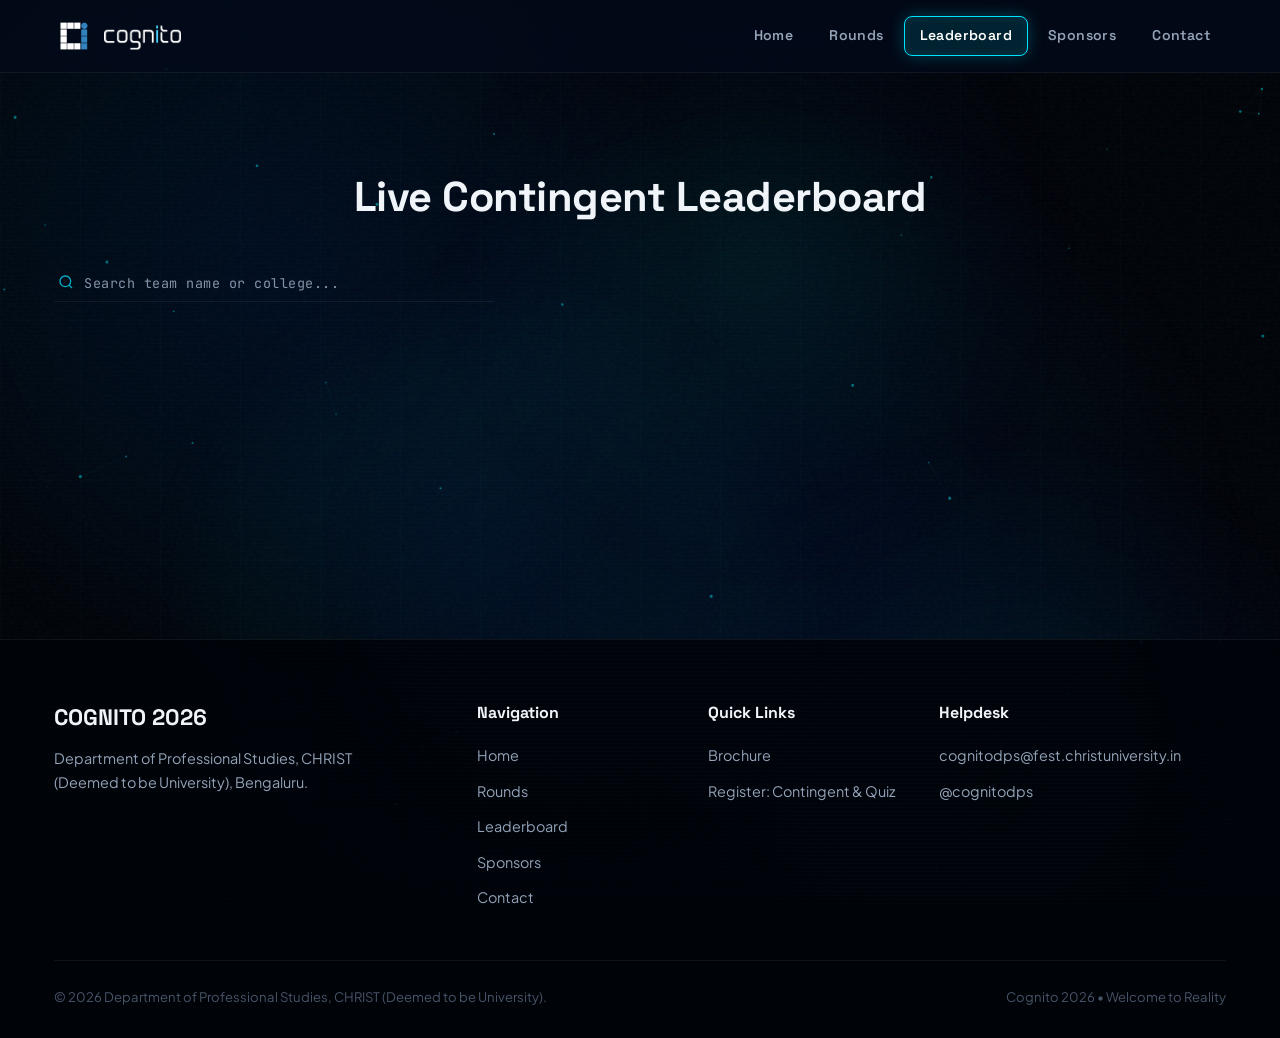
<file: scores.html>
<!DOCTYPE html>
<html lang="en">
<head>
    <meta charset="UTF-8">
    <meta name="viewport" content="width=device-width, initial-scale=1.0">
    <title>Leaderboard | Cognito 2026</title>
    <meta name="description" content="Track live contingent leaderboard standings for Cognito 2026.">
    <link rel="icon" type="image/png" href="assets/cognito-textless.png">
    <link rel="preconnect" href="https://fonts.googleapis.com">
    <link rel="preconnect" href="https://fonts.gstatic.com" crossorigin>
    <link rel="stylesheet" href="https://fonts.googleapis.com/css2?family=Plus+Jakarta+Sans:wght@300;400;500;600;700;800&family=Space+Grotesk:wght@500;600;700&family=JetBrains+Mono:wght@400;500;600&display=swap">
    <link rel="stylesheet" href="styles.css">
</head>
<body>
<div class="bg-canvas">
    <div class="bg-orb bg-orb-1"></div>
    <div class="bg-orb bg-orb-2"></div>
    <div class="bg-orb bg-orb-3"></div>
    <div class="bg-orb bg-orb-4"></div>
    <div class="bg-orb bg-orb-5"></div>
</div>
<div class="grain-overlay"></div>

<nav class="navbar">
    <div class="container nav-inner">
        <a href="index.html" class="brand-link">
            <img src="assets/cognito-textless.png" alt="Cognito" class="brand-icon">
            <img src="assets/cognito-wordmark.png" alt="Cognito Wordmark" class="brand-wordmark">
        </a>
        <button class="mobile-toggle" aria-label="Toggle navigation">
            <svg viewBox="0 0 24 24" fill="none" stroke="currentColor" stroke-width="2"><line x1="3" y1="12" x2="21" y2="12"/><line x1="3" y1="6" x2="21" y2="6"/><line x1="3" y1="18" x2="21" y2="18"/></svg>
        </button>
        <ul class="nav-links">
            <li><a href="index.html">Home</a></li>
            <li><a href="rounds.html">Rounds</a></li>
            <li><a href="scores.html" class="active">Leaderboard</a></li>
            <li><a href="sponsors.html">Sponsors</a></li>
            <li><a href="contact.html">Contact</a></li>
        </ul>
    </div>
</nav>

<div class="page-wrap">

<header class="section-gap" style="padding-bottom:30px">
    <div class="container text-center">
        <h1 class="section-title reveal">Live Contingent Leaderboard</h1>
    </div>
</header>

<main class="container">

    <div class="scores-controls reveal reveal-delay-1">
        <div class="search-input-wrap">
            <svg class="search-icon" width="18" height="18" viewBox="0 0 24 24" fill="none" stroke="currentColor" stroke-width="2"><circle cx="11" cy="11" r="8"/><line x1="21" y1="21" x2="16.65" y2="16.65"/></svg>
            <input type="text" id="scores-search" class="search-input" placeholder="Search team name or college...">
        </div>
    </div>

    <div id="scores-table-container" class="reveal reveal-delay-2"></div>


</main>

</div>

<footer>
    <div class="container">
        <div class="footer-top">
            <div class="footer-brand">
                <h4>COGNITO 2026</h4>
                <p>Department of Professional Studies, CHRIST (Deemed to be University), Bengaluru.</p>
            </div>
            <div class="footer-col">
                <h5>Navigation</h5>
                <ul>
                    <li><a href="index.html">Home</a></li>
                    <li><a href="rounds.html">Rounds</a></li>
                    <li><a href="scores.html">Leaderboard</a></li>
                    <li><a href="sponsors.html">Sponsors</a></li>
                    <li><a href="contact.html">Contact</a></li>
                </ul>
            </div>
            <div class="footer-col">
                <h5>Quick Links</h5>
                <ul>
                    <li><a href="#" class="link-case" target="_blank" rel="noopener noreferrer">Register: Case Competition</a></li>
                    <li><a href="https://drive.google.com/file/d/1lHxOWFDXlhQKVnYQ_hXjGkXNtyj1ofUB/view" class="link-brochure" target="_blank" rel="noopener noreferrer">Brochure</a></li>
                    <li><a href="#" class="link-quiz" target="_blank" rel="noopener noreferrer">Register: Contingent &amp; Quiz</a></li>
                </ul>
            </div>
            <div class="footer-col">
                <h5>Helpdesk</h5>
                <ul>
                    <li><a href="#" class="contact-email-link">cognitodps@fest.christuniversity.in</a></li>
                    <li><a href="https://instagram.com/cognitodps" target="_blank" rel="noopener noreferrer" class="instagram-link">@cognitodps</a></li>
                </ul>
            </div>
        </div>
        <div class="footer-bottom">
            <div>© 2026 Department of Professional Studies, CHRIST (Deemed to be University).</div>
            <div>Cognito 2026 • Welcome to Reality</div>
        </div>
    </div>
</footer>

<script src="config.js"></script>
<script src="script.js"></script>
</body>
</html>
</file>
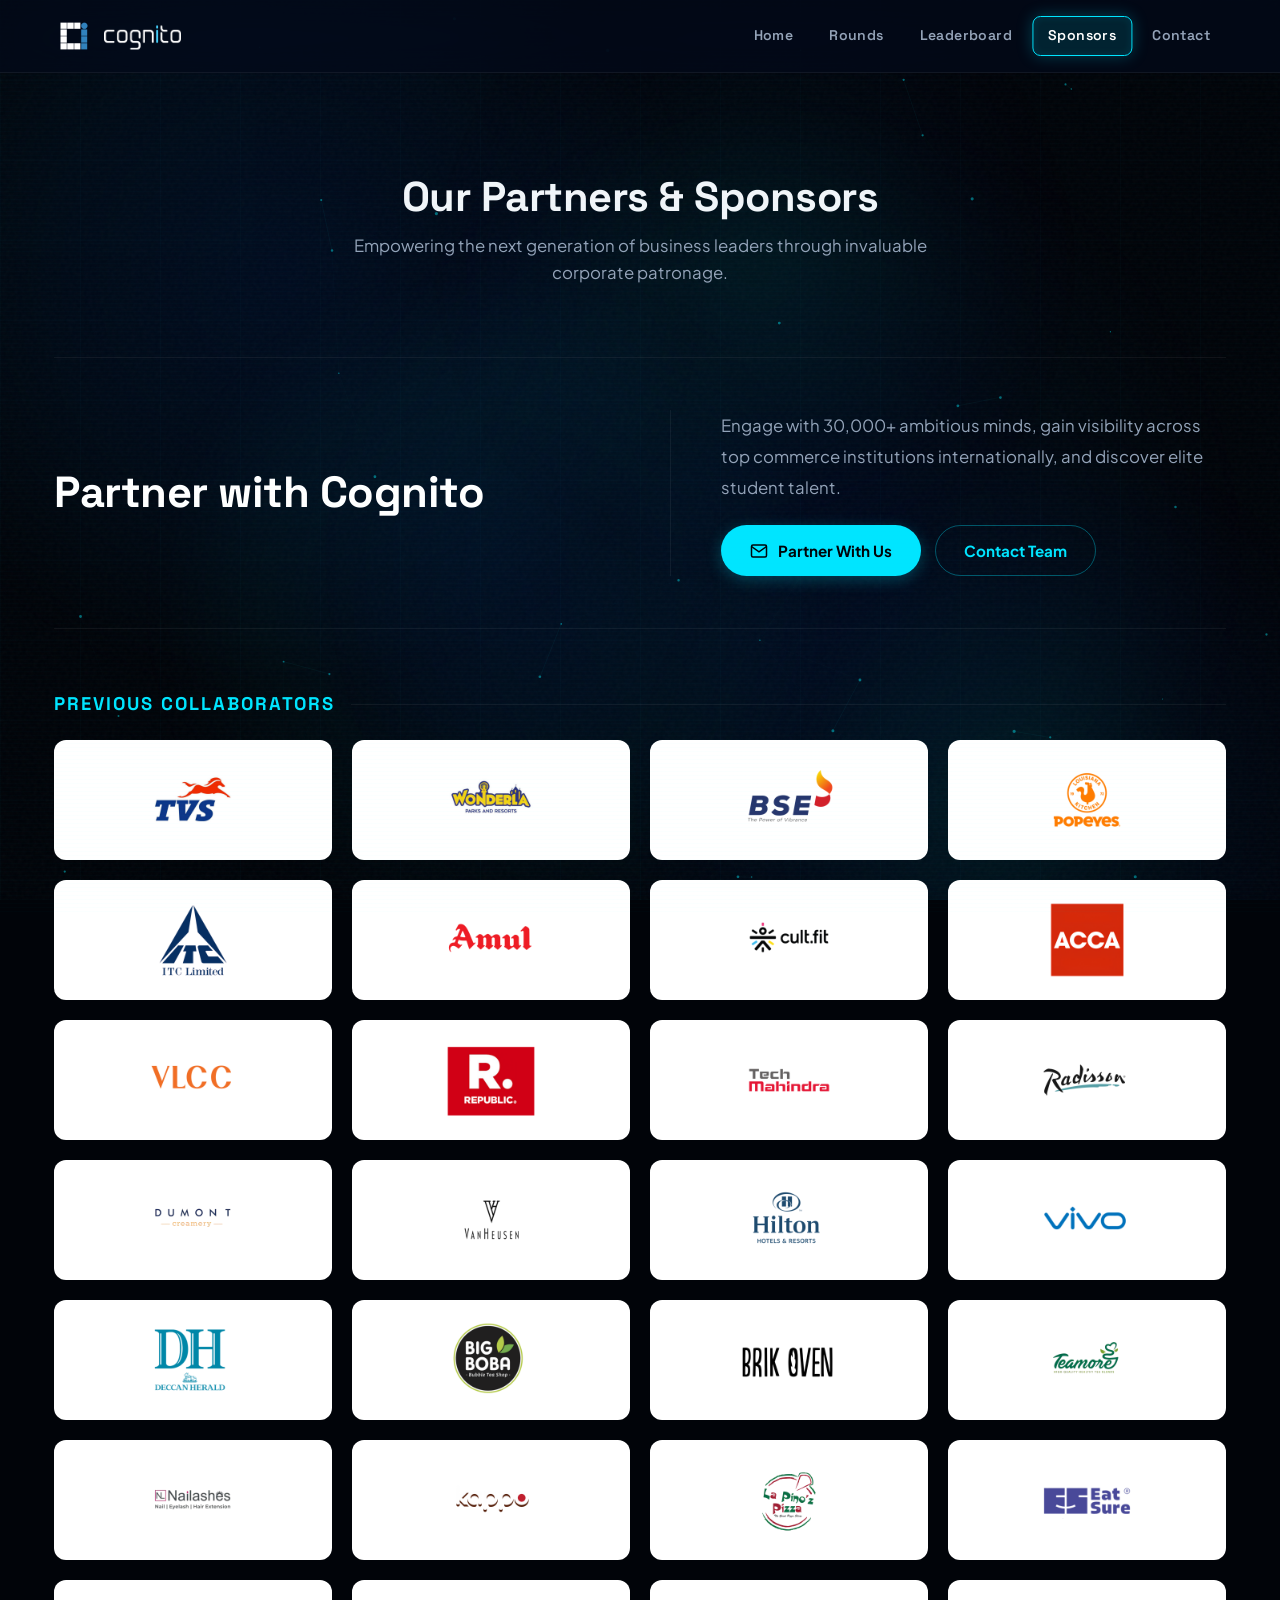
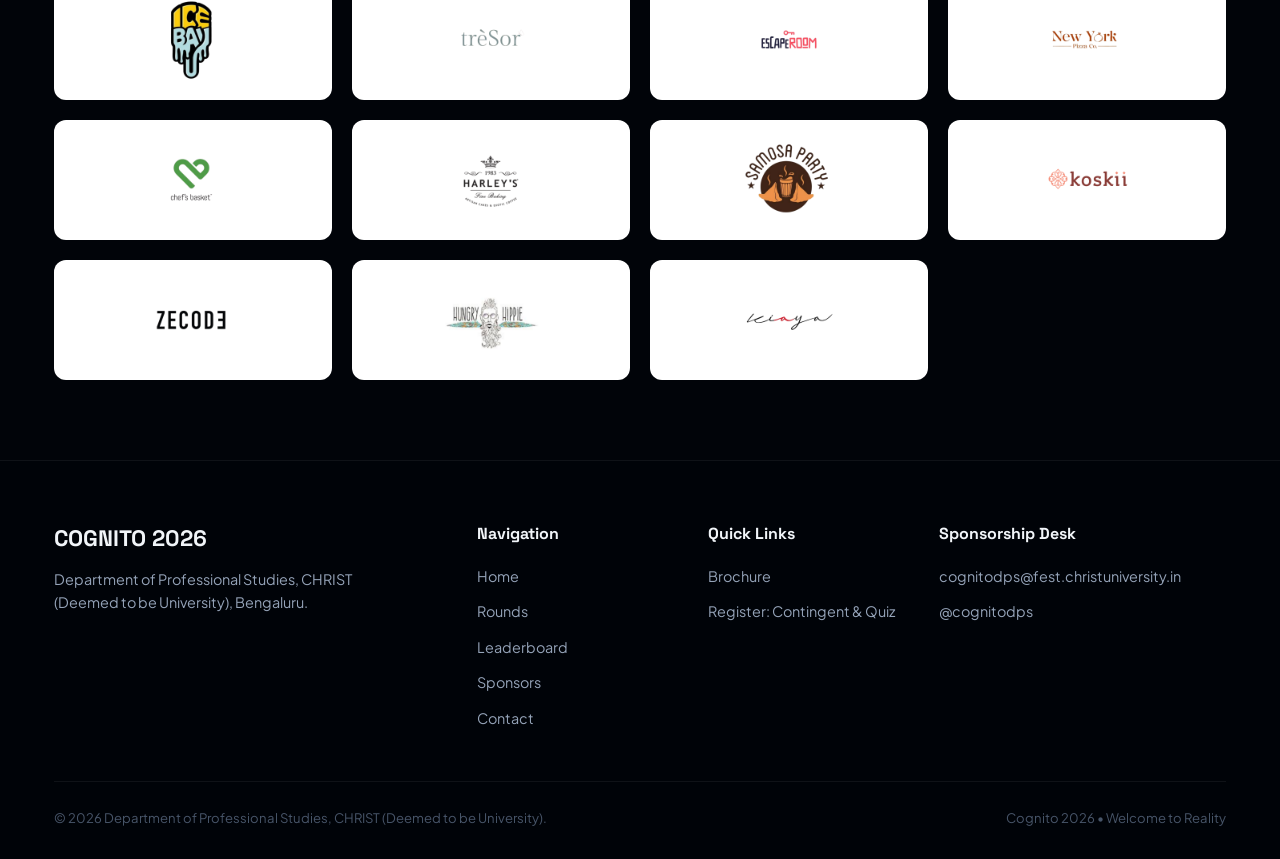
<file: sponsors.html>
<!DOCTYPE html>
<html lang="en">
<head>
    <meta charset="UTF-8">
    <meta name="viewport" content="width=device-width, initial-scale=1.0">
    <title>Partners & Sponsors | Cognito 2026</title>
    <meta name="description" content="Explore sponsors and corporate partners for Cognito 2026 at CHRIST University.">
    <link rel="icon" type="image/png" href="assets/cognito-textless.png">
    <link rel="preconnect" href="https://fonts.googleapis.com">
    <link rel="preconnect" href="https://fonts.gstatic.com" crossorigin>
    <link rel="stylesheet" href="https://fonts.googleapis.com/css2?family=Plus+Jakarta+Sans:wght@300;400;500;600;700;800&family=Space+Grotesk:wght@500;600;700&family=JetBrains+Mono:wght@400;500;600&display=swap">
    <link rel="stylesheet" href="styles.css">
</head>
<body>
<div class="bg-canvas">
    <div class="bg-orb bg-orb-1"></div>
    <div class="bg-orb bg-orb-2"></div>
    <div class="bg-orb bg-orb-3"></div>
    <div class="bg-orb bg-orb-4"></div>
    <div class="bg-orb bg-orb-5"></div>
</div>
<div class="grain-overlay"></div>

<nav class="navbar">
    <div class="container nav-inner">
        <a href="index.html" class="brand-link">
            <img src="assets/cognito-textless.png" alt="Cognito" class="brand-icon">
            <img src="assets/cognito-wordmark.png" alt="Cognito Wordmark" class="brand-wordmark">
        </a>
        <button class="mobile-toggle" aria-label="Toggle navigation">
            <svg viewBox="0 0 24 24" fill="none" stroke="currentColor" stroke-width="2"><line x1="3" y1="12" x2="21" y2="12"/><line x1="3" y1="6" x2="21" y2="6"/><line x1="3" y1="18" x2="21" y2="18"/></svg>
        </button>
        <ul class="nav-links">
            <li><a href="index.html">Home</a></li>
            <li><a href="rounds.html">Rounds</a></li>
            <li><a href="scores.html">Leaderboard</a></li>
            <li><a href="sponsors.html" class="active">Sponsors</a></li>
            <li><a href="contact.html">Contact</a></li>
        </ul>
    </div>
</nav>

<div class="page-wrap">

<header class="section-gap" style="padding-bottom:20px">
    <div class="container text-center">
        <h1 class="section-title reveal">Our Partners & Sponsors</h1>
        <p class="section-subtitle reveal reveal-delay-1" style="margin:0 auto 30px">
            Empowering the next generation of business leaders through invaluable corporate patronage.
        </p>
    </div>
</header>

<main class="container">

    <!-- Partner CTA -->
    <div class="asymmetric-partner-split reveal" style="margin-bottom:60px">
        <div class="split-col-left">
            <h2 class="split-title">Partner with Cognito</h2>
        </div>
        <div class="split-col-right">
            <p class="split-desc">
                Engage with 30,000+ ambitious minds, gain visibility across top commerce institutions internationally, and discover elite student talent.
            </p>
            <div class="split-actions">
                <a href="mailto:cognitodps@fest.christuniversity.in?subject=Sponsorship%20Inquiry%20-%20Cognito%202026" class="btn btn-cyan btn-pill">
                    <svg width="18" height="18" viewBox="0 0 24 24" fill="none" stroke="currentColor" stroke-width="2"><path d="M4 4h16c1.1 0 2 .9 2 2v12c0 1.1-.9 2-2 2H4c-1.1 0-2-.9-2-2V6c0-1.1.9-2 2-2z"/><polyline points="22,6 12,13 2,6"/></svg>
                    Partner With Us
                </a>
                <a href="contact.html" class="btn btn-outline btn-pill">Contact Team</a>
            </div>
        </div>
    </div>

    <!-- Past Collaborators: Main -->
    <div class="sponsor-tier-heading reveal" style="margin-top:50px">
        <h3>Previous Collaborators</h3>
        <div class="tier-line"></div>
    </div>
    <div class="sponsor-logo-grid reveal">
        <div class="sponsor-logo-card"><img src="assets/sponsor-logos/1.png" alt="Corporate Partner" loading="lazy"></div>
        <div class="sponsor-logo-card"><img src="assets/sponsor-logos/2.png" alt="Corporate Partner" loading="lazy"></div>
        <div class="sponsor-logo-card"><img src="assets/sponsor-logos/3.png" alt="Corporate Partner" loading="lazy"></div>
        <div class="sponsor-logo-card"><img src="assets/sponsor-logos/4.png" alt="Corporate Partner" loading="lazy"></div>
        <div class="sponsor-logo-card"><img src="assets/sponsor-logos/5.png" alt="Corporate Partner" loading="lazy"></div>
        <div class="sponsor-logo-card"><img src="assets/sponsor-logos/6.png" alt="Corporate Partner" loading="lazy"></div>
        <div class="sponsor-logo-card"><img src="assets/sponsor-logos/7.png" alt="Corporate Partner" loading="lazy"></div>
        <div class="sponsor-logo-card"><img src="assets/sponsor-logos/8.png" alt="Corporate Partner" loading="lazy"></div>
        <div class="sponsor-logo-card"><img src="assets/sponsor-logos/9.png" alt="Corporate Partner" loading="lazy"></div>
        <div class="sponsor-logo-card"><img src="assets/sponsor-logos/10.png" alt="Corporate Partner" loading="lazy"></div>
        <div class="sponsor-logo-card"><img src="assets/sponsor-logos/11.png" alt="Corporate Partner" loading="lazy"></div>
        <div class="sponsor-logo-card"><img src="assets/sponsor-logos/12.png" alt="Corporate Partner" loading="lazy"></div>
        <div class="sponsor-logo-card"><img src="assets/sponsor-logos/13.png" alt="Corporate Partner" loading="lazy"></div>
        <div class="sponsor-logo-card"><img src="assets/sponsor-logos/14.png" alt="Corporate Partner" loading="lazy"></div>
        <div class="sponsor-logo-card"><img src="assets/sponsor-logos/15.png" alt="Corporate Partner" loading="lazy"></div>
        <div class="sponsor-logo-card"><img src="assets/sponsor-logos/16.png" alt="Corporate Partner" loading="lazy"></div>
        <div class="sponsor-logo-card"><img src="assets/sponsor-logos/17.png" alt="Corporate Partner" loading="lazy"></div>

        <div class="sponsor-logo-card"><img src="assets/sponsor-logos/startup/18.png" alt="Startup Partner" loading="lazy"></div>
        <div class="sponsor-logo-card"><img src="assets/sponsor-logos/startup/19.png" alt="Startup Partner" loading="lazy"></div>
        <div class="sponsor-logo-card"><img src="assets/sponsor-logos/startup/20.png" alt="Startup Partner" loading="lazy"></div>
        <div class="sponsor-logo-card"><img src="assets/sponsor-logos/startup/21.png" alt="Startup Partner" loading="lazy"></div>
        <div class="sponsor-logo-card"><img src="assets/sponsor-logos/startup/22.png" alt="Startup Partner" loading="lazy"></div>
        <div class="sponsor-logo-card"><img src="assets/sponsor-logos/startup/23.png" alt="Startup Partner" loading="lazy"></div>
        <div class="sponsor-logo-card"><img src="assets/sponsor-logos/startup/24.png" alt="Startup Partner" loading="lazy"></div>
        <div class="sponsor-logo-card"><img src="assets/sponsor-logos/startup/25.png" alt="Startup Partner" loading="lazy"></div>
        <div class="sponsor-logo-card"><img src="assets/sponsor-logos/startup/26.png" alt="Startup Partner" loading="lazy"></div>
        <div class="sponsor-logo-card"><img src="assets/sponsor-logos/startup/27.png" alt="Startup Partner" loading="lazy"></div>
        <div class="sponsor-logo-card"><img src="assets/sponsor-logos/startup/28.png" alt="Startup Partner" loading="lazy"></div>
        <div class="sponsor-logo-card"><img src="assets/sponsor-logos/startup/29.png" alt="Startup Partner" loading="lazy"></div>
        <div class="sponsor-logo-card"><img src="assets/sponsor-logos/startup/30.png" alt="Startup Partner" loading="lazy"></div>
        <div class="sponsor-logo-card"><img src="assets/sponsor-logos/startup/31.png" alt="Startup Partner" loading="lazy"></div>
        <div class="sponsor-logo-card"><img src="assets/sponsor-logos/startup/32.png" alt="Startup Partner" loading="lazy"></div>
        <div class="sponsor-logo-card"><img src="assets/sponsor-logos/startup/33.png" alt="Startup Partner" loading="lazy"></div>
        <div class="sponsor-logo-card"><img src="assets/sponsor-logos/startup/34.png" alt="Startup Partner" loading="lazy"></div>
        <div class="sponsor-logo-card"><img src="assets/sponsor-logos/startup/35.png" alt="Startup Partner" loading="lazy"></div>
    </div>
</main>

</div>

<footer>
    <div class="container">
        <div class="footer-top">
            <div class="footer-brand">
                <h4>COGNITO 2026</h4>
                <p>Department of Professional Studies, CHRIST (Deemed to be University), Bengaluru.</p>
            </div>
            <div class="footer-col">
                <h5>Navigation</h5>
                <ul>
                    <li><a href="index.html">Home</a></li>
                    <li><a href="rounds.html">Rounds</a></li>
                    <li><a href="scores.html">Leaderboard</a></li>
                    <li><a href="sponsors.html">Sponsors</a></li>
                    <li><a href="contact.html">Contact</a></li>
                </ul>
            </div>
            <div class="footer-col">
                <h5>Quick Links</h5>
                <ul>
                    <li><a href="#" class="link-case" target="_blank" rel="noopener noreferrer">Register: Case Competition</a></li>
                    <li><a href="https://drive.google.com/file/d/1lHxOWFDXlhQKVnYQ_hXjGkXNtyj1ofUB/view" class="link-brochure" target="_blank" rel="noopener noreferrer">Brochure</a></li>
                    <li><a href="#" class="link-quiz" target="_blank" rel="noopener noreferrer">Register: Contingent & Quiz</a></li>
                </ul>
            </div>
            <div class="footer-col">
                <h5>Sponsorship Desk</h5>
                <ul>
                    <li><a href="#" class="contact-email-link">cognitodps@fest.christuniversity.in</a></li>
                    <li><a href="https://instagram.com/cognitodps" target="_blank" rel="noopener noreferrer" class="instagram-link">@cognitodps</a></li>
                </ul>
            </div>
        </div>
        <div class="footer-bottom">
            <div>© 2026 Department of Professional Studies, CHRIST (Deemed to be University).</div>
            <div>Cognito 2026 • Welcome to Reality</div>
        </div>
    </div>
</footer>

<script src="config.js"></script>
<script src="script.js"></script>
</body>
</html>
</file>
<file: styles.css>
/* ==========================================================================
   COGNITO 2026 - Premium Fest Stylesheet v2
   Theme: Particle Mesh BG, Edge-Lit Glass, Cinematic Scroll Reveals
   ========================================================================== */

:root {
    --bg-void: #010409;
    --bg-deep: #030B1A;
    --bg-surface: #071428;
    --bg-glass: rgba(8, 22, 48, 0.55);
    --bg-glass-hover: rgba(12, 30, 64, 0.72);

    --primary: #00E5FF;
    --primary-dim: rgba(0, 229, 255, 0.6);
    --primary-glow: rgba(0, 229, 255, 0.25);
    --primary-ghost: rgba(0, 229, 255, 0.06);
    --secondary: #1C64F2;
    --secondary-glow: rgba(28, 100, 242, 0.2);

    --accent-green: #10B981;
    --accent-rose: #F43F5E;
    --accent-amber: #F59E0B;
    --accent-amber-glow: rgba(245, 158, 11, 0.25);
    --accent-gold: #FFC41F;
    --accent-silver: #CBD5E1;
    --accent-bronze: #CD7F32;

    --edge: rgba(0, 229, 255, 0.12);
    --edge-hover: rgba(0, 229, 255, 0.35);
    --edge-dim: rgba(255, 255, 255, 0.06);

    --text-primary: #F1F5F9;
    --text-secondary: #94A3B8;
    --text-dim: #475569;

    --font-display: 'Space Grotesk', system-ui, sans-serif;
    --font-body: 'Plus Jakarta Sans', system-ui, sans-serif;
    --font-mono: 'JetBrains Mono', 'SF Mono', Consolas, Menlo, monospace;

    --ease-out: cubic-bezier(0.16, 1, 0.3, 1);
    --ease-spring: cubic-bezier(0.34, 1.56, 0.64, 1);
}

/* Reset */
*, *::before, *::after { box-sizing: border-box; margin: 0; padding: 0; }
html { scroll-behavior: smooth; -webkit-font-smoothing: antialiased; }

/* ==========================================================================
   BACKGROUND CANVAS (CSS-only always-moving orbs)
   ========================================================================== */
body {
    font-family: var(--font-body);
    font-size: 16px;
    line-height: 1.65;
    color: var(--text-primary);
    min-height: 100vh;
    overflow-x: hidden;
    background: var(--bg-void);
    position: relative;
}

/* Fixed background layer – always animating */
.bg-canvas {
    position: fixed;
    inset: 0;
    z-index: -3;
    overflow: hidden;
    pointer-events: none;
    contain: strict;
    transform: translate3d(0, 0, 0);
    backface-visibility: hidden;
    background-image:
        linear-gradient(to right, rgba(0, 240, 255, 0.018) 1px, transparent 1px),
        linear-gradient(to bottom, rgba(0, 240, 255, 0.018) 1px, transparent 1px);
    background-size: 80px 80px;
}
.bg-orb {
    position: absolute;
    border-radius: 50%;
    pointer-events: none;
    opacity: 0.52;
    filter: blur(24px);
    transform: translate3d(0, 0, 0);
    will-change: transform;
    backface-visibility: hidden;
}
.bg-orb-1 {
    width: 820px; height: 820px;
    background: radial-gradient(circle, rgba(0, 100, 240, 0.20) 0%, rgba(0, 140, 255, 0.10) 44%, rgba(0, 229, 255, 0.02) 68%, transparent 76%);
    top: -15%; left: -10%;
    animation: orbDrift1 26s ease-in-out infinite;
}
.bg-orb-2 {
    width: 740px; height: 740px;
    background: radial-gradient(circle, rgba(0, 229, 255, 0.16) 0%, rgba(28, 100, 242, 0.08) 44%, transparent 74%);
    top: 48%; right: -8%;
    animation: orbDrift2 30s ease-in-out infinite;
}
.bg-orb-3 {
    width: 900px; height: 900px;
    background: radial-gradient(circle, rgba(28, 100, 242, 0.15) 0%, rgba(0, 180, 255, 0.06) 48%, transparent 76%);
    top: 12%; left: 26%;
    animation: orbDrift3 34s ease-in-out infinite;
}
.bg-orb-4 {
    width: 640px; height: 640px;
    background: radial-gradient(circle, rgba(0, 229, 255, 0.14) 0%, rgba(0, 80, 200, 0.05) 50%, transparent 72%);
    top: -6%; right: 16%;
    animation: orbDrift4 28s ease-in-out infinite;
}
.bg-orb-5 {
    width: 680px; height: 680px;
    background: radial-gradient(circle, rgba(0, 80, 220, 0.18) 0%, rgba(0, 229, 255, 0.07) 46%, transparent 74%);
    bottom: -5%; left: 12%;
    animation: orbDrift5 32s ease-in-out infinite;
}

@keyframes orbDrift1 {
    0%   { transform: translate3d(0px, 0px, 0) scale3d(1, 1, 1); }
    35%  { transform: translate3d(190px, 110px, 0) scale3d(1.03, 1.03, 1); }
    70%  { transform: translate3d(70px, 200px, 0) scale3d(0.98, 0.98, 1); }
    100% { transform: translate3d(0px, 0px, 0) scale3d(1, 1, 1); }
}

@keyframes orbDrift2 {
    0%   { transform: translate3d(0px, 0px, 0) scale3d(1, 1, 1); }
    38%  { transform: translate3d(-210px, -140px, 0) scale3d(1.02, 1.02, 1); }
    72%  { transform: translate3d(-90px, 110px, 0) scale3d(0.98, 0.98, 1); }
    100% { transform: translate3d(0px, 0px, 0) scale3d(1, 1, 1); }
}

@keyframes orbDrift3 {
    0%   { transform: translate3d(0px, 0px, 0) scale3d(1, 1, 1); }
    42%  { transform: translate3d(-170px, 170px, 0) scale3d(1.03, 1.03, 1); }
    78%  { transform: translate3d(150px, -90px, 0) scale3d(0.99, 0.99, 1); }
    100% { transform: translate3d(0px, 0px, 0) scale3d(1, 1, 1); }
}

@keyframes orbDrift4 {
    0%   { transform: translate3d(0px, 0px, 0) scale3d(1, 1, 1); }
    40%  { transform: translate3d(130px, -80px, 0) scale3d(0.98, 0.98, 1); }
    75%  { transform: translate3d(-140px, 130px, 0) scale3d(1.02, 1.02, 1); }
    100% { transform: translate3d(0px, 0px, 0) scale3d(1, 1, 1); }
}

@keyframes orbDrift5 {
    0%   { transform: translate3d(0px, 0px, 0) scale3d(1, 1, 1); }
    36%  { transform: translate3d(180px, -120px, 0) scale3d(1.02, 1.02, 1); }
    70%  { transform: translate3d(-110px, -50px, 0) scale3d(0.98, 0.98, 1); }
    100% { transform: translate3d(0px, 0px, 0) scale3d(1, 1, 1); }
}

/* Subtle grain */
.grain-overlay {
    position: fixed;
    inset: 0;
    z-index: -2;
    pointer-events: none;
    opacity: 0.03;
    background-image: url("data:image/svg+xml,%3Csvg viewBox='0 0 256 256' xmlns='http://www.w3.org/2000/svg'%3E%3Cfilter id='noise'%3E%3CfeTurbulence type='fractalNoise' baseFrequency='0.9' numOctaves='4' stitchTiles='stitch'/%3E%3C/filter%3E%3Crect width='100%25' height='100%25' filter='url(%23noise)'/%3E%3C/svg%3E");
    background-repeat: repeat;
    transform: translate3d(0, 0, 0);
}

a { color: var(--primary); text-decoration: none; transition: color 0.2s; }
a:hover { color: #5ef7ff; }
img { max-width: 100%; height: auto; display: block; }

/* ==========================================================================
   SCROLL REVEAL SYSTEM (cinematic)
   ========================================================================== */
.reveal {
    opacity: 0;
    transform: translate3d(0, 44px, 0);
    transition: opacity 0.75s var(--ease-out), transform 0.75s var(--ease-out);
    will-change: opacity, transform;
}
.reveal.visible {
    opacity: 1;
    transform: translate3d(0, 0, 0);
    will-change: auto;
}
.reveal-delay-1 { transition-delay: 0.12s; }
.reveal-delay-2 { transition-delay: 0.24s; }
.reveal-delay-3 { transition-delay: 0.36s; }
.reveal-delay-4 { transition-delay: 0.48s; }
.reveal-delay-5 { transition-delay: 0.60s; }

.reveal-scale {
    opacity: 0;
    transform: scale3d(0.9, 0.9, 1);
    transition: opacity 0.75s var(--ease-out), transform 0.75s var(--ease-spring);
    will-change: opacity, transform;
}
.reveal-scale.visible {
    opacity: 1;
    transform: scale3d(1, 1, 1);
    will-change: auto;
}

.reveal-left {
    opacity: 0;
    transform: translate3d(-48px, 0, 0);
    transition: opacity 0.75s var(--ease-out), transform 0.75s var(--ease-out);
    will-change: opacity, transform;
}
.reveal-left.visible {
    opacity: 1;
    transform: translate3d(0, 0, 0);
    will-change: auto;
}

.reveal-right {
    opacity: 0;
    transform: translate3d(48px, 0, 0);
    transition: opacity 0.75s var(--ease-out), transform 0.75s var(--ease-out);
    will-change: opacity, transform;
}
.reveal-right.visible {
    opacity: 1;
    transform: translate3d(0, 0, 0);
    will-change: auto;
}

/* Stagger children inside a revealed container */
.reveal-stagger > * {
    opacity: 0;
    transform: translate3d(0, 36px, 0);
    transition: opacity 0.75s var(--ease-out), transform 0.75s var(--ease-out);
    will-change: opacity, transform;
}
.reveal-stagger.visible > * {
    will-change: auto;
}
.reveal-stagger.visible > *:nth-child(1) { opacity:1; transform:translate3d(0, 0, 0); transition-delay: 0.0s; }
.reveal-stagger.visible > *:nth-child(2) { opacity:1; transform:translate3d(0, 0, 0); transition-delay: 0.12s; }
.reveal-stagger.visible > *:nth-child(3) { opacity:1; transform:translate3d(0, 0, 0); transition-delay: 0.24s; }
.reveal-stagger.visible > *:nth-child(4) { opacity:1; transform:translate3d(0, 0, 0); transition-delay: 0.36s; }
.reveal-stagger.visible > *:nth-child(5) { opacity:1; transform:translate3d(0, 0, 0); transition-delay: 0.48s; }
.reveal-stagger.visible > *:nth-child(n+6) { opacity:1; transform:translate3d(0, 0, 0); transition-delay: 0.56s; }

/* ==========================================================================
   PAGE TRANSITION
   ========================================================================== */
.page-wrap {
    animation: pageEnter 0.65s var(--ease-out) both;
}
@keyframes pageEnter {
    from { opacity: 0; transform: translateY(24px); }
    to   { opacity: 1; transform: translateY(0); }
}

/* ==========================================================================
   CONTAINER & LAYOUT
   ========================================================================== */
.container { width:100%; max-width:1220px; margin:0 auto; padding:0 24px; }
.section-gap { padding: 90px 0; }
.text-center { text-align: center; }
.grid-2 { display: grid; grid-template-columns: repeat(2, 1fr); gap: 20px; }
.grid-3 { display: grid; grid-template-columns: repeat(3, 1fr); gap: 20px; }
.grid-4 { display: grid; grid-template-columns: repeat(4, 1fr); gap: 18px; }

/* ==========================================================================
   NAVIGATION
   ========================================================================== */
.navbar {
    position: sticky;
    top: 0;
    z-index: 1000;
    background: rgba(3, 11, 26, 0.72);
    backdrop-filter: blur(24px) saturate(1.5);
    -webkit-backdrop-filter: blur(24px) saturate(1.5);
    border-bottom: 1px solid var(--edge-dim);
}
.nav-inner { display:flex; align-items:center; justify-content:space-between; height:72px; }
.brand-link { display:flex; align-items:center; gap:10px; text-decoration:none; }
.brand-icon {
    height: 40px;
    width: auto;
}
.brand-wordmark {
    height: 24px;
    width: auto;
    object-fit: contain;
    transform: translateY(1.5px);
}
.nav-links { display:flex; align-items:center; gap:4px; list-style:none; position:relative; }
.nav-links a {
    color: var(--text-secondary);
    font-family: var(--font-display);
    font-size: 0.88rem;
    font-weight: 600;
    letter-spacing: 0.4px;
    padding: 8px 16px;
    border-radius: 8px;
    position: relative;
    z-index: 1;
    display: inline-flex;
    align-items: center;
    justify-content: center;
    transition: color 0.2s ease;
}
.nav-links a:hover { color:#fff; }
.nav-links a.active { color:#fff; }
.nav-glider {
    position: absolute;
    top: 0;
    left: 0;
    background: rgba(0, 229, 255, 0.12);
    border: 1px solid var(--primary);
    border-radius: 8px;
    box-shadow: 0 0 16px rgba(0, 229, 255, 0.25), inset 0 0 8px rgba(0, 229, 255, 0.10);
    pointer-events: none;
    transition: transform 0.35s cubic-bezier(0.16, 1, 0.3, 1), width 0.35s cubic-bezier(0.16, 1, 0.3, 1), height 0.35s cubic-bezier(0.16, 1, 0.3, 1), opacity 0.2s ease;
    opacity: 0;
    z-index: 0;
}
.nav-cta {
    margin-left:8px !important; padding:8px 20px !important;
    background: linear-gradient(135deg, var(--primary) 0%, var(--secondary) 100%) !important;
    color:var(--bg-void) !important; font-weight:700 !important;
    border-radius:999px !important; box-shadow:0 2px 12px var(--primary-glow);
    transition: transform 0.2s, box-shadow 0.2s !important;
    z-index: 2 !important;
}
.nav-cta:hover { transform:translateY(-2px); box-shadow:0 6px 20px var(--primary-glow); color:var(--bg-void) !important; }
.mobile-toggle { display:none; background:none; border:none; cursor:pointer; padding:8px; }
.mobile-toggle svg { width:26px; height:26px; stroke:var(--text-primary); }

/* ==========================================================================
   BUTTONS & TACTILE HAPTIC PHYSICS
   ========================================================================== */
.btn {
    display:inline-flex; align-items:center; justify-content:center; gap:10px;
    padding:12px 28px; font-size:0.95rem; font-weight:700;
    font-family:var(--font-body); border-radius:10px; cursor:pointer;
    border:1px solid transparent; text-decoration:none;
    position: relative;
    overflow: hidden;
    user-select: none;
    max-width: 100%;
    box-sizing: border-box;
    text-align: center;
    transition: transform 0.2s cubic-bezier(0.34, 1.56, 0.64, 1), box-shadow 0.2s ease, background 0.2s ease;
}
.btn:active {
    transform: scale(0.94) translateY(2px) !important;
    transition: transform 0.08s cubic-bezier(0.34, 1.56, 0.64, 1) !important;
}
.btn-shockwave {
    position: absolute;
    border-radius: 50%;
    border: 2px solid var(--primary);
    transform: translate(-50%, -50%) scale(0);
    pointer-events: none;
    animation: btn-shockwave-expand 0.55s cubic-bezier(0.1, 0.8, 0.3, 1) forwards;
    z-index: 10;
}
@keyframes btn-shockwave-expand {
    0% {
        width: 10px;
        height: 10px;
        opacity: 0.95;
        transform: translate(-50%, -50%) scale(0);
    }
    100% {
        width: 220px;
        height: 220px;
        opacity: 0;
        transform: translate(-50%, -50%) scale(1.6);
    }
}
.btn-pill { border-radius:999px; }
.btn-primary { background:linear-gradient(135deg,#00C6FF 0%,#0072FF 100%); color:#fff; box-shadow:0 4px 18px rgba(0,114,255,0.35); }
.btn-primary:hover { color:#fff; transform:translateY(-3px); box-shadow:0 8px 30px rgba(0,114,255,0.5); }
.btn-cyan { background:var(--primary); color:var(--bg-void); box-shadow:0 4px 15px var(--primary-glow); }
.btn-cyan:hover { color:var(--bg-void); transform:translateY(-2px); box-shadow:0 8px 25px var(--primary-glow); }
.btn-outline { background:transparent; border:1px solid var(--edge-hover); color:var(--primary); }
.btn-outline:hover { background:var(--primary-ghost); color:#fff; transform:translateY(-2px); box-shadow:0 4px 20px var(--primary-glow); }
.btn-secondary { background:rgba(255,255,255,0.06); border:1px solid var(--edge-dim); color:var(--text-primary); }
.btn-secondary:hover { color:var(--text-primary); background:rgba(255,255,255,0.1); transform:translateY(-2px); }
.btn-hero { background:transparent; border:1px solid var(--primary); color:var(--primary); }
.btn-hero:hover { background:linear-gradient(135deg,#00C6FF 0%,#0072FF 100%); color:#fff; border-color:transparent; transform:translateY(-3px); box-shadow:0 8px 30px rgba(0,114,255,0.5); }

/* ==========================================================================
   HERO SECTION — fullscreen with only logo + tagline visible first
   ========================================================================== */
.hero-section {
    position: relative;
    min-height: 100vh;
    display: flex;
    flex-direction: column;
    align-items: center;
    justify-content: center;
    text-align: center;
    padding: 80px 24px 60px;
    overflow: visible;
}
.hero-spotlight {
    position: absolute;
    top: 0;
    left: 0;
    width: 600px;
    height: 600px;
    pointer-events: none;
    background: radial-gradient(circle, rgba(0, 229, 255, 0.08) 0%, rgba(59, 130, 246, 0.02) 45%, transparent 70%);
    mix-blend-mode: screen;
    z-index: 1;
    border-radius: 50%;
    will-change: transform, opacity;
    opacity: 0;
}
.hero-inner {
    position: relative;
    z-index: 2;
}

/* Global scanline sweep – GPU-accelerated continuous drift */
body::after {
    content: '';
    position: fixed;
    top: -12px;
    left: 0;
    width: 100vw;
    height: calc(100vh + 24px);
    background: repeating-linear-gradient(
        to bottom,
        transparent 0px,
        transparent 3px,
        rgba(0, 229, 255, 0.016) 3px,
        rgba(0, 229, 255, 0.016) 4px
    );
    pointer-events: none;
    z-index: 99;
    transform: translate3d(0, 0, 0);
    will-change: transform;
    animation: scanlineDrift 0.45s linear infinite;
}

@keyframes scanlineDrift {
    0%   { transform: translate3d(0, 0, 0); }
    100% { transform: translate3d(0, 8px, 0); }
}

.hero-inner { position:relative; z-index:1; }

.hero-logo-wrap {
    display: inline-flex;
    justify-content: center;
    margin: 0 auto 36px auto;
    cursor: pointer;
    user-select: none;
    -webkit-user-drag: none;
}
.hero-logo-wrap:hover .hero-logo {
    filter:
        drop-shadow(0 0 50px rgba(0, 229, 255, 0.7))
        drop-shadow(0 0 90px rgba(28, 100, 242, 0.35));
}
html.zen-fullscreen-mode .navbar,
body.zen-fullscreen-mode .navbar,
html.zen-fullscreen-mode .hero-actions,
body.zen-fullscreen-mode .hero-actions,
.zen-fullscreen-mode .navbar,
.zen-fullscreen-mode .hero-actions {
    display: none !important;
    opacity: 0 !important;
    pointer-events: none !important;
    visibility: hidden !important;
}

:fullscreen .navbar,
:fullscreen .hero-actions {
    display: none !important;
    opacity: 0 !important;
    pointer-events: none !important;
    visibility: hidden !important;
}
.hero-logo {
    width: 180px;
    height: 180px;
    object-fit: contain;
    animation: logoFloat 6s ease-in-out infinite;
    filter:
        drop-shadow(0 0 40px rgba(0, 229, 255, 0.45))
        drop-shadow(0 0 80px rgba(28, 100, 242, 0.2));
}
@keyframes logoFloat {
    0%,100% { transform: translateY(0) rotate(-0.5deg); }
    50%     { transform: translateY(-16px) rotate(0.5deg); }
}

.hero-title {
    font-family: var(--font-display);
    font-size: clamp(3rem, 8vw, 5.5rem);
    font-weight: 700;
    line-height: 1.0;
    letter-spacing: -2px;
    margin-bottom: 20px;
    text-transform: uppercase;
    color: var(--text-primary);
    min-height: 1.1em;
}
.hero-title .accent {
    background: linear-gradient(90deg, var(--primary) 0%, var(--secondary) 100%);
    -webkit-background-clip: text;
    -webkit-text-fill-color: transparent;
    background-clip: text;
}

.type-cursor {
    display: inline-block;
    width: 0.08em;
    height: 0.9em;
    background-color: var(--primary);
    vertical-align: -0.05em;
    margin-left: 0.06em;
    animation: blink-cursor 0.9s step-end infinite;
}
@keyframes blink-cursor {
    0%, 100% { opacity: 1; }
    50% { opacity: 0; }
}

.hero-tagline {
    font-size: clamp(1rem, 2.5vw, 1.35rem);
    font-weight: 400;
    color: var(--text-secondary);
    max-width: 600px;
    margin: 0 auto 40px;
    letter-spacing: 0.3px;
}
.hero-tagline strong { color: var(--text-primary); font-weight: 600; }

.hero-actions {
    display: flex;
    justify-content: center;
    gap: 16px;
    flex-wrap: wrap;
    margin-bottom: 60px;
}

/* Scroll cue arrow (hidden) */
.scroll-cue {
    display: none !important;
}



/* ==========================================================================
   MAP TIMELINE & ACCORDIONS (ROUNDS)
   ========================================================================== */
.accordion-item {
    margin-bottom: 24px;
    background: rgba(3,11,26,0.5);
    border: 1px solid var(--edge);
    border-radius: 12px;
    backdrop-filter: blur(12px);
    overflow: hidden;
    transition: border-color 0.35s ease, box-shadow 0.35s ease;
}
.accordion-item.expanded {
    border-color: rgba(0, 229, 255, 0.45);
    box-shadow: 0 10px 30px rgba(0, 229, 255, 0.12);
}
.accordion-header {
    padding: 24px 32px;
    display: flex;
    justify-content: space-between;
    align-items: center;
    cursor: pointer;
    background: var(--bg-glass);
    user-select: none;
    transition: background 0.3s ease;
}
.accordion-header:hover {
    background: rgba(0,229,255,0.03);
}
.accordion-title {
    font-family: var(--font-display);
    font-size: 1.5rem;
    color: var(--primary);
    margin: 0;
}
.accordion-icon {
    width: 24px;
    height: 24px;
    transition: transform 0.4s cubic-bezier(0.16, 1, 0.3, 1);
    color: var(--primary);
}
.accordion-item.expanded .accordion-icon {
    transform: rotate(180deg);
}
.accordion-content {
    display: grid;
    grid-template-rows: 0fr;
    transition: grid-template-rows 0.45s cubic-bezier(0.16, 1, 0.3, 1);
}
.accordion-item.expanded .accordion-content {
    grid-template-rows: 1fr;
}
.accordion-inner {
    overflow: hidden;
}
/* Staggered spring cascade for internal timeline nodes */
.accordion-item .timeline-node {
    opacity: 0;
    transform: translateY(14px);
    transition: opacity 0.35s ease, transform 0.4s cubic-bezier(0.16, 1, 0.3, 1);
}
.accordion-item.expanded .timeline-node {
    opacity: 1;
    transform: translateY(0);
}
.accordion-item.expanded .timeline-node:nth-child(1) { transition-delay: 0.05s; }
.accordion-item.expanded .timeline-node:nth-child(2) { transition-delay: 0.12s; }
.accordion-item.expanded .timeline-node:nth-child(3) { transition-delay: 0.19s; }
.accordion-item.expanded .timeline-node:nth-child(4) { transition-delay: 0.26s; }
.accordion-item.expanded .timeline-node:nth-child(5) { transition-delay: 0.33s; }

/* ==========================================================================
   TIMELINE (STANDARD ROUNDS)
   ========================================================================== */
.timeline-track {
    position: relative;
    padding: 20px 0;
}
/* The Vertical Line */
.timeline-track::before {
    content: '';
    position: absolute;
    top: 0; bottom: 0; left: 20px;
    width: 2px;
    background: var(--edge-dim);
}

.timeline-node {
    position: relative;
    padding-left: 60px;
    margin-bottom: 40px;
}
.timeline-node:last-child { margin-bottom: 0; }

.timeline-marker {
    position: absolute;
    left: 13px; /* 20px - 7px half width */
    top: 24px;
    width: 16px; height: 16px;
    border-radius: 50%;
    background: var(--bg);
    border: 3px solid var(--edge-hover);
    z-index: 2;
    transition: all 0.3s ease;
}
.timeline-marker.active {
    background: var(--primary);
    border-color: var(--primary);
    box-shadow: 0 0 12px var(--primary-glow);
}

.timeline-card {
    text-align: left;
    margin: 0;
}
.timeline-title { font-size: 1.15rem; color: var(--text-primary); font-weight: 600; margin-bottom: 8px; }
.timeline-desc { color: var(--text-secondary); font-size: 0.9rem; line-height: 1.5; margin-bottom: 16px; }

.timeline-footer {
    display: flex;
    flex-direction: column;
    gap: 16px;
    padding-top: 16px;
    border-top: 1px dashed var(--edge-dim);
}
.timeline-actions { display: flex; gap: 8px; }
.timeline-actions .btn { padding: 6px 14px; font-size: 0.8rem; }

/* ==========================================================================
   SECTION HEADERS
   ========================================================================== */
.section-header { margin-bottom: 50px; }
.section-tag {
    display: inline-block; color: var(--primary);
    font-size: 0.8rem; font-weight: 700;
    letter-spacing: 3px; text-transform: uppercase; margin-bottom: 10px;
}
.section-title {
    font-family: var(--font-display);
    font-size: clamp(1.8rem, 4vw, 2.6rem);
    font-weight: 700; letter-spacing: -0.5px; color: var(--text-primary);
}
.section-subtitle {
    color: var(--text-secondary);
    font-size: 1.05rem; max-width: 600px; margin-top: 12px;
}

/* ==========================================================================
   GLASSMORPHIC CARDS
   ========================================================================== */
.card {
    position: relative;
    background: var(--bg-glass);
    backdrop-filter: blur(16px);
    -webkit-backdrop-filter: blur(16px);
    border: 1px solid var(--edge);
    border-radius: 16px;
    padding: 30px;
    overflow: hidden;
    transition: transform 0.4s var(--ease-out), border-color 0.4s, box-shadow 0.4s;
}
.card::before {
    content: '';
    position: absolute;
    inset: 0; border-radius: inherit;
    background: linear-gradient(135deg, rgba(0,229,255,0.04) 0%, transparent 55%);
    opacity: 0; transition: opacity 0.4s; pointer-events: none;
}
.card:hover {
    transform: translateY(-6px);
    border-color: var(--edge-hover);
    box-shadow: 0 20px 60px rgba(0,0,0,0.55), 0 0 30px rgba(0,229,255,0.1);
}
.card:hover::before { opacity: 1; }
.card-accent-top { border-top: 2px solid var(--primary-dim); }
.card-icon {
    width:46px; height:46px; border-radius:12px;
    background:var(--primary-ghost); border:1px solid var(--edge);
    display:flex; align-items:center; justify-content:center;
    margin-bottom:20px; color:var(--primary);
}
.card h3 {
    font-family:var(--font-display); font-size:1.3rem;
    margin-bottom:12px; color:var(--text-primary);
}
.card p { color:var(--text-secondary); font-size:0.93rem; line-height:1.7; }

/* ==========================================================================
   EDITORIAL TYPOGRAPHIC MONOGRAPH (Homepage Pillars - Animated)
   ========================================================================== */
.editorial-pillars-container {
    display: flex;
    flex-direction: column;
    gap: 32px;
    margin-top: 10px;
}
.editorial-row {
    display: grid;
    grid-template-columns: 110px 1fr 380px;
    gap: 40px;
    align-items: center;
    padding: 32px 24px 44px;
    margin: 0 -24px;
    border-radius: 18px;
    position: relative;
    transition: background 0.4s var(--ease-out), opacity 0.8s var(--ease-out), transform 0.8s var(--ease-out);
}
.editorial-row::after {
    content: '';
    position: absolute;
    bottom: 0;
    left: 24px;
    right: 24px;
    height: 1px;
    background: linear-gradient(90deg, transparent 0%, var(--edge-dim) 20%, var(--edge-dim) 80%, transparent 100%);
    transition: background 0.4s var(--ease-out), transform 0.9s var(--ease-out) 0.1s, opacity 0.9s var(--ease-out) 0.1s;
    transform: scaleX(0);
    transform-origin: center;
    opacity: 0;
}
.editorial-row.visible::after {
    transform: scaleX(1);
    opacity: 1;
}
.editorial-row:last-child::after {
    display: none;
}
.editorial-row:hover {
    background: linear-gradient(90deg, rgba(0, 229, 255, 0.035) 0%, rgba(28, 100, 242, 0.02) 55%, transparent 100%);
}
.editorial-row:hover::after {
    background: linear-gradient(90deg, transparent 0%, var(--primary) 30%, var(--secondary) 70%, transparent 100%);
}

/* Staggered child scroll reveal elements inside about pillars */
.editorial-row.reveal .editorial-index-huge {
    opacity: 0;
    transform: translate3d(-28px, 0, 0);
    transition: opacity 0.7s var(--ease-out) 0.06s, transform 0.7s var(--ease-out) 0.06s, color 0.45s var(--ease-out), text-shadow 0.45s var(--ease-out);
}
.editorial-row.reveal.visible .editorial-index-huge {
    opacity: 1;
    transform: translate3d(0, 0, 0);
}

.editorial-row.reveal .editorial-narrative {
    opacity: 0;
    transform: translate3d(0, 24px, 0);
    transition: opacity 0.75s var(--ease-out) 0.12s, transform 0.75s var(--ease-out) 0.12s;
}
.editorial-row.reveal.visible .editorial-narrative {
    opacity: 1;
    transform: translate3d(0, 0, 0);
}

.editorial-row.reveal .editorial-image-frame {
    opacity: 0;
    transform: scale3d(0.92, 0.92, 1) translate3d(24px, 0, 0);
    transition: opacity 0.8s var(--ease-out) 0.18s, transform 0.8s var(--ease-spring) 0.18s, border-color 0.4s var(--ease-out), box-shadow 0.4s var(--ease-out);
}
.editorial-row.reveal.visible .editorial-image-frame {
    opacity: 1;
    transform: scale3d(1, 1, 1) translate3d(0, 0, 0);
}

.editorial-index-huge {
    font-family: var(--font-display);
    font-size: clamp(3.6rem, 5.5vw, 5.4rem);
    font-weight: 800;
    color: rgba(255, 255, 255, 0.06);
    line-height: 0.85;
    user-select: none;
    transition: color 0.45s var(--ease-out), text-shadow 0.45s var(--ease-out);
}
.editorial-row:hover .editorial-index-huge {
    color: var(--primary);
    text-shadow: 0 0 28px rgba(0, 229, 255, 0.45);
}

.editorial-narrative .ed-tag {
    font-family: var(--font-mono);
    font-size: 0.74rem;
    color: var(--primary);
    letter-spacing: 2.2px;
    text-transform: uppercase;
    font-weight: 600;
    margin-bottom: 8px;
    display: inline-block;
    transition: text-shadow 0.35s ease;
}
.editorial-row:hover .editorial-narrative .ed-tag {
    text-shadow: 0 0 14px rgba(0, 229, 255, 0.45);
}
.editorial-narrative .ed-title {
    font-family: var(--font-display);
    font-size: clamp(1.45rem, 2.4vw, 1.95rem);
    font-weight: 700;
    color: var(--text-primary);
    margin-bottom: 14px;
    line-height: 1.25;
    transition: color 0.3s;
}
.editorial-row:hover .editorial-narrative .ed-title {
    color: #ffffff;
}
.editorial-narrative .ed-text {
    color: var(--text-secondary);
    font-size: 0.98rem;
    line-height: 1.8;
    max-width: 640px;
    border-left: 2px solid var(--edge-dim);
    padding-left: 22px;
    transition: border-color 0.4s var(--ease-out), color 0.4s var(--ease-out);
}
.editorial-row:hover .editorial-narrative .ed-text {
    border-left-color: var(--primary);
    color: #f1f5f9;
}

.editorial-image-frame {
    position: relative;
    height: 230px;
    border-radius: 14px;
    display: flex;
    align-items: center;
    justify-content: center;
}

/* Logos: box-free with continuous weightless floating physics */
.editorial-logo-frame {
    background: transparent !important;
    border: none !important;
    box-shadow: none !important;
}
.editorial-logo-frame img {
    max-height: 180px;
    max-width: 90%;
    object-fit: contain;
    filter: drop-shadow(0 12px 28px rgba(0, 0, 0, 0.5));
    animation: logoGentleFloat 5.5s ease-in-out infinite;
    transition: transform 0.5s var(--ease-out), filter 0.5s ease;
    will-change: transform;
}
.editorial-row:nth-child(2) .editorial-logo-frame img {
    animation-delay: -2.8s;
}
@keyframes logoGentleFloat {
    0%, 100% { transform: translate3d(0, 0, 0); }
    50%      { transform: translate3d(0, -9px, 0); }
}
.editorial-row:hover .editorial-logo-frame img {
    animation-play-state: paused;
    transform: translate3d(0, -8px, 0) scale(1.08);
    filter: drop-shadow(0 18px 40px rgba(0, 229, 255, 0.28));
}

/* Photos (DPS and CHRIST): architectural frame with zoom & elevation */
.editorial-photo-frame {
    overflow: hidden;
    background: radial-gradient(circle at center, rgba(0, 229, 255, 0.05) 0%, rgba(3, 11, 26, 0.4) 80%);
    border: 1px solid var(--edge-dim);
    transition: border-color 0.4s var(--ease-out), box-shadow 0.4s var(--ease-out), transform 0.4s var(--ease-out);
}
.editorial-row:hover .editorial-photo-frame {
    border-color: var(--primary-dim);
    box-shadow: 0 12px 36px rgba(0, 0, 0, 0.5), 0 0 25px rgba(0, 229, 255, 0.12);
    transform: translateY(-4px);
}
.editorial-photo-frame img.editorial-photo {
    width: 100%;
    height: 100%;
    max-height: 100%;
    max-width: 100%;
    object-fit: cover;
    opacity: 0.78;
    transition: transform 0.6s var(--ease-out), opacity 0.5s ease, filter 0.5s ease;
}
.editorial-row:hover .editorial-photo-frame img.editorial-photo {
    opacity: 0.98;
    transform: scale(1.05);
    filter: brightness(1.06);
}

/* Fallback support for about-pillar */
.about-pillar {
    display: grid;
    grid-template-columns: 1fr 1fr;
    border: 1px solid var(--edge-dim);
    border-radius: 20px;
    overflow: hidden;
    margin-bottom: 2px;
}

/* ==========================================================================
   TRAILER VIDEO
   ========================================================================== */
.trailer-wrapper {
    position: relative; max-width: 880px; margin: 0 auto;
    border-radius: 18px; overflow: hidden;
    background: var(--bg-surface);
    border: 1px solid var(--edge);
    box-shadow: 0 20px 80px rgba(0,0,0,0.8), 0 0 60px rgba(0,229,255,0.07);
}
.video-container { position:relative; padding-bottom:56.25%; height:0; overflow:hidden; }
.video-container iframe { position:absolute; top:0; left:0; width:100%; height:100%; border:0; }

/* ==========================================================================
   GALLERY CAROUSEL
   ========================================================================== */
.gallery-carousel-wrapper {
    position: relative;
    display: flex;
    align-items: center;
    margin: 0 -20px;
    padding: 0 10px;
}
.gallery-carousel {
    display: flex;
    gap: 16px;
    overflow-x: auto;
    padding: 20px 10px;
    scrollbar-width: none;
    -ms-overflow-style: none;
    width: 100%;
    cursor: grab;
    user-select: none;
    -webkit-user-select: none;
}
.gallery-carousel.is-dragging {
    cursor: grabbing !important;
}
.gallery-carousel::-webkit-scrollbar { display: none; }
.gallery-carousel .gallery-item {
    flex: 0 0 85%;
    max-width: 500px;
    height: 300px;
    border-radius: 16px;
    overflow: hidden;
    position: relative;
    border: 1px solid var(--edge-dim);
    transition: transform 0.4s var(--ease-out), border-color 0.4s, box-shadow 0.4s;
    cursor: pointer;
    will-change: transform;
    transform: translateZ(0);
}
@media (min-width: 768px) {
    .gallery-carousel .gallery-item { flex: 0 0 45%; max-width: 450px; height: 350px; }
}
@media (min-width: 1200px) {
    .gallery-carousel .gallery-item { flex: 0 0 30%; max-width: 400px; height: 320px; }
}
.gallery-carousel .gallery-item:hover {
    border-color: var(--primary-dim);
    transform: scale(1.02);
    box-shadow: 0 12px 40px rgba(0,229,255,0.15);
    z-index: 2;
}
.gallery-thumb { width:100%; height:100%; object-fit:cover; object-position:center; transition:transform 0.6s var(--ease-out); }
.gallery-carousel .gallery-item:hover .gallery-thumb { transform:scale(1.1); }

.carousel-btn {
    position: absolute;
    z-index: 10;
    background: rgba(3, 11, 26, 0.75);
    backdrop-filter: blur(8px);
    border: 1px solid var(--edge);
    color: var(--primary);
    width: 48px;
    height: 48px;
    border-radius: 50%;
    display: flex;
    align-items: center;
    justify-content: center;
    cursor: pointer;
    transition: background 0.25s ease, border-color 0.25s ease, box-shadow 0.25s ease, transform 0.15s ease;
    top: 50%;
    transform: translateY(-50%);
    user-select: none;
}
.carousel-btn:hover { background: var(--primary); color: #fff; box-shadow: 0 4px 15px var(--primary-glow); border-color:transparent; }
.carousel-btn:active {
    transform: translateY(-50%) scale(0.92) !important;
}
.prev-btn { left: 10px; }
.next-btn { right: 10px; }
/* Lightbox */
.lightbox {
    display: none;
    position: fixed;
    z-index: 9999;
    left: 0;
    top: 0;
    width: 100%;
    height: 100%;
    background-color: rgba(3, 11, 26, 0.95);
    backdrop-filter: blur(8px);
    align-items: center;
    justify-content: center;
    padding: 24px;
    opacity: 0;
    transition: opacity 0.3s var(--ease-out);
}
.lightbox.show { display: flex; opacity: 1; }
.lightbox-content {
    max-width: 100%;
    max-height: 100%;
    border-radius: 12px;
    box-shadow: 0 10px 40px rgba(0, 0, 0, 0.6);
    transform: scale(0.95);
    transition: transform 0.3s var(--ease-out);
    object-fit: contain;
}
.lightbox.show .lightbox-content { transform: scale(1); }
.lightbox-close {
    position: absolute;
    top: 24px;
    right: 32px;
    color: var(--text-secondary);
    font-size: 44px;
    font-weight: 300;
    line-height: 1;
    cursor: pointer;
    transition: color 0.2s;
    z-index: 10000;
}
.lightbox-close:hover { color: var(--text-primary); }

/* ==========================================================================
   CTA BOX
   ========================================================================== */
.cta-box {
    background: var(--bg-glass); backdrop-filter:blur(16px);
    border: 1px solid var(--edge); border-radius:20px;
    padding: 65px 40px; text-align:center;
    position: relative; overflow:hidden;
}
.cta-box::before {
    content:''; position:absolute; top:-50%; left:-50%;
    width:200%; height:200%;
    background:radial-gradient(ellipse 60% 60% at 50% 50%, rgba(0,229,255,0.05) 0%, transparent 60%);
    pointer-events:none; animation:orbCycle 16s infinite ease-in-out;
}
.cta-title { font-family:var(--font-display); font-size:2.1rem; color:var(--text-primary); margin-bottom:14px; }
.cta-desc { color:var(--text-secondary); font-size:1.05rem; max-width:530px; margin:0 auto 32px; }

/* ==========================================================================
   CARDLESS PARTNERSHIP ARCHITECTURE (S3 & SP2)
   ========================================================================== */
/* Option S-3: Open Typographic Horizon (Homepage index.html) */
.horizon-partner-center {
    margin: 30px 0 20px;
    padding: 64px 24px;
    border-top: 1px solid var(--edge-dim);
    border-bottom: 1px solid var(--edge-dim);
    text-align: center;
    display: flex;
    flex-direction: column;
    align-items: center;
    position: relative;
}
.horizon-center-tag {
    font-family: var(--font-mono);
    font-size: 0.74rem;
    color: var(--primary);
    letter-spacing: 2px;
    text-transform: uppercase;
    font-weight: 600;
    margin-bottom: 14px;
}
.horizon-center-title {
    font-family: var(--font-display);
    font-size: clamp(2.2rem, 3.8vw, 3.1rem);
    font-weight: 700;
    color: #fff;
    letter-spacing: -0.5px;
    line-height: 1.2;
    margin-bottom: 18px;
    max-width: 820px;
}
.horizon-center-desc {
    color: var(--text-secondary);
    font-size: 1.06rem;
    line-height: 1.85;
    max-width: 680px;
    margin: 0 auto 34px;
}
.horizon-center-actions {
    display: flex;
    gap: 16px;
    justify-content: center;
    flex-wrap: wrap;
}

/* Option SP-2: Asymmetric Architectural Split (Sponsors Page sponsors.html) */
.asymmetric-partner-split {
    margin: 20px 0 60px;
    padding: 52px 0;
    border-top: 1px solid var(--edge-dim);
    border-bottom: 1px solid var(--edge-dim);
    display: grid;
    grid-template-columns: 1fr 1fr;
    gap: 60px;
    align-items: center;
}
.split-col-left {
    display: flex;
    flex-direction: column;
    gap: 12px;
}
.split-num-idx {
    font-family: var(--font-mono);
    font-size: 0.74rem;
    color: var(--primary);
    letter-spacing: 2px;
    text-transform: uppercase;
    font-weight: 600;
}
.split-title {
    font-family: var(--font-display);
    font-size: clamp(2.1rem, 3.4vw, 2.85rem);
    font-weight: 700;
    color: #fff;
    line-height: 1.18;
    letter-spacing: -0.5px;
}
.split-col-right {
    border-left: 1px solid var(--edge-dim);
    padding-left: 50px;
    display: flex;
    flex-direction: column;
    gap: 22px;
}
.split-desc {
    color: var(--text-secondary);
    font-size: 1.05rem;
    line-height: 1.85;
}
.split-actions {
    display: flex;
    gap: 14px;
    flex-wrap: wrap;
}

@media (max-width: 900px) {
    .asymmetric-partner-split {
        grid-template-columns: 1fr;
        gap: 28px;
        padding: 38px 0;
    }
    .split-col-right {
        border-left: none;
        padding-left: 0;
        border-top: 1px solid var(--edge-dim);
        padding-top: 24px;
    }
}

/* ==========================================================================
   ROUNDS SYSTEM (Segmented Slider Control)
   ========================================================================== */
.filter-tabs-wrapper {
    display: flex;
    justify-content: center;
    margin-bottom: 36px;
}
.filter-tabs {
    position: relative;
    display: inline-flex;
    align-items: center;
    background: rgba(3, 11, 26, 0.7);
    backdrop-filter: blur(12px);
    -webkit-backdrop-filter: blur(12px);
    border: 1px solid var(--edge-dim);
    border-radius: 999px;
    padding: 4px;
    gap: 4px;
}
.filter-glider {
    position: absolute;
    top: 4px;
    bottom: 4px;
    left: 0;
    width: 132px;
    background: var(--primary);
    border-radius: 999px;
    box-shadow: 0 2px 16px var(--primary-glow);
    transition: transform 0.32s cubic-bezier(0.16, 1, 0.3, 1), width 0.32s cubic-bezier(0.16, 1, 0.3, 1);
    pointer-events: none;
    z-index: 0;
}
.tab-btn {
    position: relative;
    z-index: 1;
    background: transparent;
    border: none;
    color: var(--text-secondary);
    padding: 10px 24px;
    font-size: 0.88rem;
    font-weight: 600;
    font-family: var(--font-body);
    border-radius: 999px;
    cursor: pointer;
    transition: color 0.25s ease;
    user-select: none;
    display: inline-flex;
    align-items: center;
    justify-content: center;
    text-align: center;
    line-height: 1;
}
.tab-btn:hover {
    color: var(--text-primary);
}
.tab-btn.active {
    color: var(--bg-void);
    font-weight: 700;
}
.round-card { display:flex; flex-direction:column; justify-content:space-between; }
.round-header { display:flex; justify-content:space-between; align-items:flex-start; gap:12px; margin-bottom:14px; }
.round-event-tag { font-size:0.76rem; text-transform:uppercase; letter-spacing:1.5px; color:var(--primary); font-weight:700; }
.round-name { font-family:var(--font-display); font-size:1.3rem; color:var(--text-primary); margin-top:4px; }
.status-badge {
    display:inline-flex; align-items:center; gap:6px;
    padding:4px 12px; border-radius:999px; font-size:0.75rem;
    font-weight:700; text-transform:uppercase; letter-spacing:0.5px; white-space:nowrap;
}
.status-badge.live { background:rgba(16,185,129,0.12); border:1px solid var(--accent-green); color:var(--accent-green); }
.status-badge.live::before { content:''; width:6px; height:6px; border-radius:50%; background:var(--accent-green); animation:pulse-dot 1.5s infinite; }
.status-badge.locked { background:rgba(148,163,184,0.08); border:1px solid var(--text-dim); color:var(--text-secondary); }
.status-badge.closed { background:rgba(244,63,94,0.12); border:1px solid var(--accent-rose); color:var(--accent-rose); }
@keyframes pulse-dot { 0%,100%{transform:scale(0.8);opacity:0.6;} 50%{transform:scale(1.4);opacity:1;} }
.round-meta-item { display:flex; align-items:center; gap:8px; font-size:0.86rem; color:var(--text-secondary); margin-bottom:8px; }
.round-meta-item strong { color:var(--text-primary); }
.round-actions { display:flex; gap:12px; margin-top:22px; flex-wrap:wrap; }
.round-actions .btn { flex:1; min-width:130px; font-size:0.88rem; padding:10px 16px; }

/* Sub-Filter Slider (Day 1, Day 2, Day 3) */
.filter-tabs-sub {
    background: rgba(4, 13, 33, 0.65);
    border: 1px solid var(--edge-dim);
    padding: 3px;
    gap: 2px;
}
.filter-tabs-sub .tab-btn {
    min-width: 82px;
    padding: 7px 18px;
    font-size: 0.82rem;
    font-family: var(--font-mono);
    letter-spacing: 0.5px;
    color: var(--text-dim);
    display: inline-flex;
    align-items: center;
    justify-content: center;
    text-align: center;
    line-height: 1;
}
.filter-tabs-sub .tab-btn:hover {
    color: var(--text-primary);
}
.filter-tabs-sub .tab-btn.active {
    color: var(--bg-void);
    font-weight: 700;
}
.filter-tabs-sub .filter-glider {
    top: 3px;
    bottom: 3px;
    left: 0;
    background: var(--primary);
    box-shadow: 0 2px 14px var(--primary-glow);
}

/* ==========================================================================
   PARADIGM 02: ROUND ACCORDIONS & EXHIBITS SYSTEM
   ========================================================================== */
.round-accordion-group {
    margin-bottom: 24px;
    border-bottom: 1px solid var(--edge-dim);
    transition: border-bottom-color 0.3s;
}
.round-accordion-group:first-child {
    margin-top: 10px;
}
.round-accordion-group.open {
    border-bottom-color: transparent;
}
.round-accordion-header {
    display: flex;
    justify-content: space-between;
    align-items: center;
    gap: 16px;
    padding: 16px 4px;
    border-bottom: 1px solid transparent;
    cursor: pointer;
    user-select: none;
    transition: all 0.25s var(--ease-out);
}
.round-accordion-header:hover {
    opacity: 0.95;
}
.round-header-left {
    display: flex;
    align-items: center;
    gap: 16px;
    flex-wrap: wrap;
}
.round-header-title {
    font-family: var(--font-display);
    font-size: clamp(1.4rem, 2.5vw, 1.75rem);
    font-weight: 700;
    color: var(--text-primary);
    letter-spacing: -0.3px;
    margin: 0;
    transition: color 0.25s;
}
.round-accordion-header:hover .round-header-title {
    color: #fff;
}
.round-header-badge {
    font-family: var(--font-mono);
    font-size: 0.72rem;
    color: var(--text-dim);
    background: rgba(255, 255, 255, 0.04);
    border: 1px solid var(--edge-dim);
    padding: 3px 10px;
    border-radius: 999px;
    letter-spacing: 0.5px;
    transition: all 0.25s;
}
.round-accordion-group.open .round-header-badge {
    color: var(--primary);
    border-color: rgba(0, 229, 255, 0.3);
    background: rgba(0, 229, 255, 0.06);
}
.round-dropdown-btn {
    display: inline-flex;
    align-items: center;
    gap: 8px;
    padding: 7px 16px;
    background: rgba(0, 229, 255, 0.04);
    border: 1px solid var(--edge);
    border-radius: 999px;
    color: var(--text-secondary);
    font-family: var(--font-mono);
    font-size: 0.76rem;
    font-weight: 600;
    letter-spacing: 0.5px;
    text-transform: uppercase;
    cursor: pointer;
    transition: all 0.25s var(--ease-out);
    flex-shrink: 0;
}
.round-accordion-header:hover .round-dropdown-btn,
.round-accordion-group.open .round-dropdown-btn {
    background: rgba(0, 229, 255, 0.12);
    border-color: var(--primary);
    color: var(--primary);
    box-shadow: 0 0 16px rgba(0, 229, 255, 0.14);
}
.round-header-right {
    display: flex;
    align-items: center;
    gap: 12px;
    flex-wrap: wrap;
}
.round-deadline-tag {
    display: inline-flex;
    align-items: center;
    gap: 6px;
    font-family: var(--font-mono);
    font-size: 0.74rem;
    font-weight: 600;
    color: var(--primary);
    background: rgba(0, 229, 255, 0.08);
    border: 1px solid rgba(0, 229, 255, 0.25);
    padding: 5px 14px;
    border-radius: 999px;
    letter-spacing: 0.5px;
    white-space: nowrap;
}
.round-deadline-tag.closed-tag {
    color: var(--text-secondary);
    background: rgba(255, 255, 255, 0.04);
    border-color: var(--edge-dim);
}
.round-submit-btn {
    display: inline-flex;
    align-items: center;
    gap: 6px;
    padding: 7px 18px;
    background: var(--primary);
    color: #010409 !important;
    border: 1px solid var(--primary);
    border-radius: 999px;
    font-family: var(--font-mono);
    font-size: 0.76rem;
    font-weight: 700;
    letter-spacing: 0.5px;
    text-transform: uppercase;
    text-decoration: none;
    cursor: pointer;
    box-shadow: 0 0 16px rgba(0, 229, 255, 0.25);
    transition: all 0.25s var(--ease-out);
    white-space: nowrap;
}
.round-submit-btn:hover {
    background: #fff;
    border-color: #fff;
    color: #000 !important;
    box-shadow: 0 0 24px rgba(0, 229, 255, 0.45);
    transform: translateY(-1px);
}
.round-submit-btn.disabled,
.round-submit-btn:disabled {
    opacity: 0.45;
    cursor: not-allowed;
    pointer-events: none;
    box-shadow: none;
    background: rgba(255, 255, 255, 0.06);
    border-color: var(--edge-dim);
    color: var(--text-dim) !important;
}
.round-chevron {
    transition: transform 0.35s cubic-bezier(0.16, 1, 0.3, 1);
    color: inherit;
    flex-shrink: 0;
}
.round-accordion-group.open .round-chevron {
    transform: rotate(180deg);
}
.round-accordion-body {
    display: grid;
    grid-template-rows: 0fr;
    transition: grid-template-rows 0.38s cubic-bezier(0.16, 1, 0.3, 1);
}
.round-accordion-group.open .round-accordion-body {
    grid-template-rows: 1fr;
}
.round-accordion-body-inner {
    min-height: 0;
    overflow: hidden;
}
.round-accordion-body-inner > .round-exhibits-list,
.round-accordion-body-inner > .rounds-ledger-stack {
    padding-top: 10px;
    padding-bottom: 24px;
    margin-bottom: 0;
}

/* Open Exhibit Cards (Immediate Information System) */
.round-exhibits-list {
    display: flex;
    flex-direction: column;
    gap: 14px;
}
.exhibit-card {
    background: rgba(7, 13, 30, 0.65);
    border: 1px solid var(--edge-dim);
    border-radius: 12px;
    padding: 22px 26px;
    transition: border-color 0.3s var(--ease-out), background 0.3s var(--ease-out), box-shadow 0.3s var(--ease-out);
    display: flex;
    flex-direction: column;
    gap: 14px;
}
.exhibit-card:hover {
    border-color: var(--edge);
    background: rgba(13, 22, 45, 0.8);
    box-shadow: 0 10px 30px rgba(0, 0, 0, 0.35);
}
.exhibit-card-header {
    display: flex;
    justify-content: space-between;
    align-items: center;
    gap: 16px;
    flex-wrap: wrap;
}
.exhibit-header-left {
    display: flex;
    align-items: center;
    gap: 12px;
    flex-wrap: wrap;
}
.exhibit-code {
    font-family: var(--font-mono);
    font-size: 0.76rem;
    font-weight: 700;
    color: var(--primary);
    background: rgba(0, 229, 255, 0.08);
    border: 1px solid rgba(0, 229, 255, 0.22);
    padding: 3px 8px;
    border-radius: 4px;
    letter-spacing: 1px;
}
.exhibit-title {
    font-family: var(--font-display);
    font-size: 1.22rem;
    font-weight: 700;
    color: var(--text-primary);
    margin: 0;
    line-height: 1.3;
}
.exhibit-status {
    display: inline-flex;
    align-items: center;
    gap: 8px;
    font-size: 0.8rem;
    font-family: var(--font-mono);
    color: var(--text-secondary);
}
.exhibit-desc {
    color: var(--text-secondary);
    font-size: 0.94rem;
    line-height: 1.75;
    margin: 0;
    max-width: 900px;
}
.exhibit-footer {
    display: flex;
    justify-content: space-between;
    align-items: center;
    gap: 16px;
    flex-wrap: wrap;
    padding-top: 14px;
    border-top: 1px solid rgba(255, 255, 255, 0.05);
}
.exhibit-meta {
    display: flex;
    align-items: center;
    gap: 14px;
    font-family: var(--font-mono);
    font-size: 0.8rem;
    color: var(--text-dim);
    flex-wrap: wrap;
}
.exhibit-meta strong {
    color: var(--text-secondary);
}
.exhibit-actions {
    display: flex;
    gap: 10px;
    flex-wrap: wrap;
    align-items: center;
}

/* ==========================================================================
   DIRECTION 1: THE EDITORIAL SPLIT DOSSIER (EXHIBITS)
   ========================================================================== */
.editorial-split-dossier {
    display: grid;
    grid-template-columns: 380px 1fr;
    gap: 0;
    border-top: 1px solid var(--edge-dim);
    border-bottom: 1px solid var(--edge-dim);
    margin: 18px 0 24px;
    min-height: 380px;
}
.dossier-stream-rail {
    border-right: 1px solid var(--edge-dim);
    display: flex;
    flex-direction: column;
    padding: 6px 0;
}
/* Scrollable stream rail when a round has > 4 exhibits */
.dossier-stream-rail.stream-rail-scrollable {
    max-height: 360px;
    overflow-y: auto;
    overscroll-behavior: contain;
    padding-right: 4px;
    scrollbar-width: thin;
    scrollbar-color: rgba(0, 229, 255, 0.35) rgba(255, 255, 255, 0.02);
}
.dossier-stream-rail.stream-rail-scrollable::-webkit-scrollbar {
    width: 5px;
}
.dossier-stream-rail.stream-rail-scrollable::-webkit-scrollbar-track {
    background: rgba(255, 255, 255, 0.02);
    border-radius: 4px;
}
.dossier-stream-rail.stream-rail-scrollable::-webkit-scrollbar-thumb {
    background: rgba(0, 229, 255, 0.28);
    border-radius: 4px;
}
.dossier-stream-rail.stream-rail-scrollable::-webkit-scrollbar-thumb:hover {
    background: var(--primary);
    box-shadow: 0 0 8px var(--primary-glow);
}

.editorial-split-dossier.has-scrollable-stream {
    min-height: 360px;
}
.editorial-split-dossier.has-scrollable-stream .dossier-canvas {
    max-height: 420px;
    overflow-y: auto;
}
.stream-row {
    padding: 20px 24px;
    cursor: pointer;
    transition: background 0.25s var(--ease-out), color 0.25s;
    position: relative;
    border-bottom: 1px solid rgba(255, 255, 255, 0.04);
    display: flex;
    flex-direction: column;
    gap: 6px;
    user-select: none;
}
.stream-row:last-child {
    border-bottom: none;
}
.stream-row:hover {
    background: linear-gradient(90deg, rgba(0, 229, 255, 0.04) 0%, transparent 100%);
}
.stream-row.active {
    background: linear-gradient(90deg, rgba(0, 229, 255, 0.08) 0%, transparent 100%);
}
.stream-row.active::before {
    content: '';
    position: absolute;
    left: 0; top: 0; bottom: 0;
    width: 3px;
    background: var(--primary);
    box-shadow: 0 0 16px var(--primary);
}
.stream-row-header {
    display: flex;
    justify-content: space-between;
    align-items: center;
    gap: 16px;
}
.stream-row-beacon {
    display: inline-flex;
    align-items: center;
    gap: 6px;
    font-family: var(--font-mono);
    font-size: 0.72rem;
    font-weight: 500;
    flex-shrink: 0;
    white-space: nowrap;
}
.stream-row-title {
    font-family: var(--font-display);
    font-size: 1.08rem;
    font-weight: 700;
    color: #fff;
    line-height: 1.35;
    margin: 0;
    transition: color 0.2s ease;
}
.stream-row:hover .stream-row-title {
    color: var(--primary);
}
.stream-row.active .stream-row-title {
    color: #fff;
    text-shadow: 0 0 20px rgba(0, 229, 255, 0.4);
}

.dossier-canvas {
    padding: 38px 46px;
    display: flex;
    flex-direction: column;
    justify-content: center;
    background: linear-gradient(135deg, rgba(0, 229, 255, 0.015) 0%, transparent 60%);
    animation: canvasFade 0.28s var(--ease-out);
}
@keyframes canvasFade {
    from { opacity: 0; transform: translateY(6px); }
    to { opacity: 1; transform: translateY(0); }
}
.canvas-tag {
    font-family: var(--font-mono);
    font-size: 0.74rem;
    color: var(--primary);
    letter-spacing: 2.2px;
    text-transform: uppercase;
    font-weight: 600;
    margin-bottom: 12px;
    display: inline-block;
}
.canvas-title {
    font-family: var(--font-display);
    font-size: clamp(1.75rem, 2.8vw, 2.3rem);
    font-weight: 700;
    color: #fff;
    margin-bottom: 16px;
    line-height: 1.25;
    letter-spacing: -0.3px;
}
.canvas-text {
    color: var(--text-secondary);
    font-size: 1.02rem;
    line-height: 1.85;
    max-width: 680px;
    border-left: 2px solid var(--primary);
    padding-left: 22px;
    margin-bottom: 26px;
}
.canvas-meta-strip {
    display: flex;
    align-items: center;
    gap: 16px;
    margin-bottom: 28px;
    padding-bottom: 20px;
    border-bottom: 1px solid var(--edge-dim);
    flex-wrap: wrap;
}
.meta-strip-item {
    font-family: var(--font-mono);
    font-size: 0.82rem;
    color: var(--text-dim);
}
.meta-strip-item strong {
    color: var(--text-primary);
}
.meta-countdown-tag {
    font-family: var(--font-mono);
    font-size: 0.74rem;
    color: var(--primary);
    background: rgba(0, 229, 255, 0.08);
    border: 1px solid var(--edge);
    padding: 3px 10px;
    border-radius: 999px;
    letter-spacing: 1px;
}
.meta-countdown-tag.deadline-countdown-tag {
    color: #00e5ff;
    background: rgba(0, 229, 255, 0.12);
    border-color: rgba(0, 229, 255, 0.35);
    box-shadow: 0 0 12px rgba(0, 229, 255, 0.2);
}
.meta-countdown-tag.closed-tag {
    color: var(--text-dim);
    background: rgba(255, 255, 255, 0.04);
    border-color: var(--edge-dim);
}
.canvas-actions {
    display: flex;
    gap: 12px;
    flex-wrap: wrap;
    align-items: center;
}

@media (max-width: 860px) {
    .editorial-split-dossier {
        display: flex;
        flex-direction: column;
        grid-template-columns: 1fr;
        min-height: auto;
        border-top: 1px solid var(--edge-dim);
        border-bottom: 1px solid var(--edge-dim);
        margin: 12px 0 20px;
    }
    .editorial-split-dossier.has-scrollable-stream {
        min-height: auto;
    }
    .editorial-split-dossier.has-scrollable-stream .dossier-canvas {
        max-height: none;
        overflow-y: visible;
    }
    .dossier-stream-rail {
        display: flex;
        flex-direction: row;
        overflow-x: auto;
        overflow-y: hidden;
        -webkit-overflow-scrolling: touch;
        border-right: none;
        border-bottom: 1px solid var(--edge-dim);
        padding: 12px 6px;
        gap: 8px;
        scrollbar-width: thin;
        scrollbar-color: rgba(0, 229, 255, 0.25) transparent;
    }
    .dossier-stream-rail::-webkit-scrollbar {
        height: 4px;
    }
    .dossier-stream-rail::-webkit-scrollbar-thumb {
        background: rgba(0, 229, 255, 0.25);
        border-radius: 4px;
    }
    .editorial-split-dossier.has-scrollable-stream .dossier-stream-rail.stream-rail-scrollable {
        max-height: none;
        overflow-y: hidden;
        overflow-x: auto;
    }
    .stream-row {
        flex: 0 0 auto;
        width: auto;
        max-width: 280px;
        min-width: 150px;
        padding: 10px 14px;
        border-radius: 8px;
        border: 1px solid var(--edge-dim);
        background: rgba(3, 11, 26, 0.65);
        gap: 4px;
        transition: all 0.22s var(--ease-out);
    }
    .stream-row:last-child {
        border-bottom: 1px solid var(--edge-dim);
    }
    .stream-row.active {
        background: rgba(0, 229, 255, 0.08);
        border-color: var(--primary);
        box-shadow: 0 0 14px rgba(0, 229, 255, 0.16);
    }
    .stream-row.active::before {
        display: none;
    }
    .stream-row-header {
        display: flex;
        flex-direction: column;
        align-items: flex-start;
        gap: 4px;
    }
    .stream-row-title {
        font-size: 0.9rem;
        font-weight: 700;
        white-space: nowrap;
        overflow: hidden;
        text-overflow: ellipsis;
        max-width: 250px;
        line-height: 1.3;
    }
    .stream-row-beacon {
        font-size: 0.68rem;
        line-height: 1.2;
    }
    .dossier-canvas {
        padding: 24px 14px;
    }
    .canvas-tag {
        font-size: 0.7rem;
        margin-bottom: 8px;
    }
    .canvas-title {
        font-size: 1.45rem;
        line-height: 1.3;
        margin-bottom: 12px;
    }
    .canvas-text {
        font-size: 0.94rem;
        line-height: 1.75;
        padding-left: 14px;
        margin-bottom: 20px;
    }
    .canvas-meta-strip {
        gap: 10px;
        margin-bottom: 20px;
        padding-bottom: 16px;
    }
    .meta-strip-item {
        font-size: 0.78rem;
    }
    .canvas-actions {
        gap: 10px;
    }
    .canvas-actions .btn-action-secondary {
        width: 100%;
        text-align: center;
        justify-content: center;
        padding: 10px 16px;
    }
}

/* Fallback phase divider */
.rounds-phase-divider {
    margin: 44px 0 16px;
    padding-bottom: 12px;
    border-bottom: 1px solid var(--edge-dim);
    display: flex;
    justify-content: space-between;
    align-items: flex-end;
    gap: 16px;
    flex-wrap: wrap;
}
.rounds-phase-divider:first-child {
    margin-top: 10px;
}
.r-phase-tag {
    font-family: var(--font-mono);
    font-size: 0.72rem;
    color: var(--primary);
    letter-spacing: 2px;
    text-transform: uppercase;
    font-weight: 600;
}
.r-phase-title {
    font-family: var(--font-display);
    font-size: 1.45rem;
    font-weight: 700;
    color: var(--text-primary);
}
.rounds-ledger-stack {
    display: flex;
    flex-direction: column;
    gap: 10px;
    margin-bottom: 30px;
}
.rounds-ledger-item {
    background: rgba(7, 13, 30, 0.6);
    border: 1px solid var(--edge-dim);
    border-radius: 10px;
    overflow: hidden;
    transition: all 0.3s var(--ease-out);
}
.rounds-ledger-item:hover {
    border-color: var(--edge);
    background: rgba(13, 22, 45, 0.75);
}
.rounds-ledger-item.expanded {
    border-color: var(--primary);
    background: rgba(13, 22, 45, 0.94);
    box-shadow: 0 16px 40px rgba(0, 0, 0, 0.5), 0 0 25px rgba(0, 229, 255, 0.08);
}
.rounds-ledger-header {
    display: grid;
    grid-template-columns: 85px 230px 1fr 190px 110px;
    align-items: center;
    padding: 20px 24px;
    cursor: pointer;
    user-select: none;
    gap: 16px;
    transition: background 0.2s;
}
.rounds-ledger-header:hover {
    background: rgba(0, 229, 255, 0.02);
}
.r-code {
    font-family: var(--font-mono);
    font-size: 0.78rem;
    font-weight: 600;
    color: var(--text-dim);
    letter-spacing: 1px;
}
.rounds-ledger-item.expanded .r-code {
    color: var(--primary);
}
.r-title-group {
    display: flex;
    flex-direction: column;
    gap: 3px;
}
.r-round-name {
    font-size: 0.74rem;
    color: var(--primary);
    font-family: var(--font-mono);
    text-transform: uppercase;
    letter-spacing: 1px;
    font-weight: 600;
}
.r-exhibit-heading {
    font-family: var(--font-display);
    font-size: 1.15rem;
    font-weight: 700;
    color: var(--text-primary);
    line-height: 1.3;
}
.r-desc-brief {
    color: var(--text-secondary);
    font-size: 0.9rem;
    white-space: nowrap;
    overflow: hidden;
    text-overflow: ellipsis;
    padding-right: 12px;
}
.r-status {
    display: flex;
    align-items: center;
    gap: 8px;
    font-size: 0.8rem;
    font-family: var(--font-mono);
    color: var(--text-secondary);
}
.status-dot {
    width: 8px;
    height: 8px;
    border-radius: 50%;
    flex-shrink: 0;
}
.status-dot.live {
    background: var(--accent-green);
    box-shadow: 0 0 10px var(--accent-green);
}
.status-dot.locked {
    background: #f59e0b;
    box-shadow: 0 0 10px #f59e0b;
}
.status-dot.closed {
    background: #64748b;
}
.r-toggle-action {
    text-align: right;
    display: flex;
    align-items: center;
    justify-content: flex-end;
    gap: 6px;
    color: var(--text-secondary);
    font-size: 0.8rem;
    font-family: var(--font-mono);
    font-weight: 500;
}
.rounds-ledger-item:hover .r-toggle-action {
    color: var(--primary);
}
.r-chevron {
    transition: transform 0.3s var(--ease-out);
    color: inherit;
}
.rounds-ledger-item.expanded .r-chevron {
    transform: rotate(180deg);
}
.rounds-drawer {
    max-height: 0;
    overflow: hidden;
    transition: max-height 0.4s var(--ease-out);
    border-top: 1px solid transparent;
    background: rgba(3, 7, 18, 0.5);
}
.rounds-ledger-item.expanded .rounds-drawer {
    max-height: 380px;
    border-top-color: var(--edge-dim);
}
.rounds-drawer-inner {
    padding: 24px 28px;
    display: flex;
    justify-content: space-between;
    align-items: center;
    gap: 24px;
    flex-wrap: wrap;
}
.rounds-drawer-main {
    max-width: 680px;
}
.rounds-drawer-desc {
    color: var(--text-secondary);
    font-size: 0.94rem;
    line-height: 1.75;
    margin-bottom: 12px;
}
.rounds-drawer-meta {
    display: flex;
    align-items: center;
    gap: 16px;
    font-family: var(--font-mono);
    font-size: 0.8rem;
    color: var(--text-dim);
    flex-wrap: wrap;
}
.rounds-drawer-meta strong {
    color: var(--text-secondary);
}
.r-countdown-tag {
    color: #f59e0b;
    background: rgba(245, 158, 11, 0.1);
    padding: 2px 8px;
    border-radius: 4px;
    border: 1px solid rgba(245, 158, 11, 0.2);
}
.rounds-drawer-actions {
    display: flex;
    gap: 12px;
    flex-wrap: wrap;
}
.btn-action-primary {
    background: var(--primary);
    color: #030712;
    padding: 9px 20px;
    border-radius: 6px;
    font-weight: 700;
    font-family: var(--font-mono);
    font-size: 0.82rem;
    text-decoration: none;
    transition: all 0.2s;
    display: inline-flex;
    align-items: center;
    justify-content: center;
    white-space: nowrap;
    border: none;
    cursor: pointer;
}
.btn-action-primary:hover {
    box-shadow: 0 0 20px var(--primary-glow);
    transform: translateY(-1px);
    color: #000;
}
.btn-action-secondary {
    background: transparent;
    color: var(--text-primary);
    border: 1px solid var(--edge);
    padding: 9px 18px;
    border-radius: 6px;
    font-family: var(--font-mono);
    font-size: 0.82rem;
    text-decoration: none;
    transition: all 0.2s;
    display: inline-flex;
    align-items: center;
    justify-content: center;
    white-space: nowrap;
    cursor: pointer;
}
.btn-action-secondary:hover {
    border-color: var(--primary);
    color: var(--primary);
}
.rounds-empty-docket {
    background: rgba(7, 13, 30, 0.5);
    border: 1px dashed var(--edge-dim);
    border-radius: 12px;
    padding: 50px 30px;
    margin: 20px 0;
}
.r-empty-code {
    font-family: var(--font-mono);
    font-size: 0.75rem;
    color: var(--primary);
    letter-spacing: 2px;
    margin-bottom: 8px;
    display: inline-block;
}
.r-empty-title {
    font-family: var(--font-display);
    font-size: 1.4rem;
    color: var(--text-primary);
    margin-bottom: 8px;
}
.r-empty-desc {
    color: var(--text-secondary);
    font-size: 0.92rem;
    max-width: 520px;
    margin: 0 auto;
}

/* ==========================================================================
   BAR CHART LEADERBOARD
   ========================================================================== */
.scores-controls {
    display: flex;
    justify-content: flex-start;
    align-items: center;
    gap: 20px;
    flex-wrap: wrap;
    margin-bottom: 28px;
}
.search-input-wrap {
    position: relative;
    width: 100%;
    max-width: 440px;
    display: flex;
    align-items: center;
}
.search-input {
    width: 100%;
    background: transparent;
    border: none;
    border-bottom: 1px solid var(--edge-dim);
    border-radius: 0;
    padding: 10px 14px 10px 30px;
    color: #FFFFFF;
    font-size: 0.94rem;
    font-family: var(--font-body);
    outline: none;
    transition: border-color 0.25s var(--ease-out), box-shadow 0.25s var(--ease-out);
}
.search-input::placeholder {
    color: #94A3B8;
    font-family: var(--font-mono);
    font-size: 0.84rem;
    letter-spacing: 0.5px;
    opacity: 0.9;
}
.search-input:focus {
    border-bottom-color: var(--primary);
    box-shadow: 0 1px 0 0 var(--primary);
}
.search-icon {
    position: absolute;
    left: 4px;
    top: 50%;
    transform: translateY(-50%);
    color: var(--primary);
    opacity: 0.75;
    width: 16px;
    height: 16px;
    pointer-events: none;
    transition: opacity 0.25s var(--ease-out), filter 0.25s var(--ease-out);
}
.search-input-wrap:focus-within .search-icon {
    opacity: 1;
    filter: drop-shadow(0 0 6px rgba(0, 229, 255, 0.6));
}
.live-indicator {
    display:inline-flex; align-items:center; gap:8px; font-size:0.82rem;
    color:var(--accent-green); background:rgba(16,185,129,0.08);
    padding:6px 14px; border-radius:999px; border:1px solid rgba(16,185,129,0.15);
}
.live-dot { width:7px; height:7px; border-radius:50%; background:var(--accent-green); animation:pulse-dot 1.5s infinite; }

/* ==========================================================================
   OPTION L-1: THE RELATIVE HORIZON RAILS (CARDLESS LEDGER)
   ========================================================================== */
.relative-horizon-ledger {
    display: flex;
    flex-direction: column;
    width: 100%;
    border-top: 1px solid var(--edge-dim);
    border-bottom: 1px solid var(--edge-dim);
    margin: 20px 0 60px;
}
.horizon-ledger-header {
    display: grid;
    grid-template-columns: 60px 250px 1fr;
    padding: 14px 24px;
    font-family: var(--font-mono);
    font-size: 0.78rem;
    color: #94A3B8;
    font-weight: 600;
    text-transform: uppercase;
    letter-spacing: 2px;
    border-bottom: 1px solid var(--edge-dim);
}
.horizon-ledger-row {
    display: grid;
    grid-template-columns: 60px 250px 1fr;
    padding: 22px 24px;
    align-items: center;
    position: relative;
    transition: background 0.28s var(--ease-out), transform 0.38s cubic-bezier(0.16, 1, 0.3, 1), opacity 0.25s ease;
    will-change: transform;
}
.horizon-ledger-row::after {
    content: '';
    position: absolute;
    bottom: 0; left: 24px; right: 24px; height: 1px;
    background: linear-gradient(90deg, transparent 0%, var(--edge-dim) 15%, var(--edge-dim) 85%, transparent 100%);
}
.horizon-ledger-row:last-child::after { display: none; }
.horizon-ledger-row:hover {
    background: linear-gradient(90deg, rgba(0, 229, 255, 0.035) 0%, rgba(28, 100, 242, 0.015) 60%, transparent 100%);
}

.horizon-rank-num {
    font-family: var(--font-display);
    font-size: 1.5rem;
    font-weight: 700;
    line-height: 1;
    user-select: none;
}
.horizon-rank-num.rank-gold { color: var(--accent-gold); text-shadow: 0 0 18px rgba(255, 215, 0, 0.35); }
.horizon-rank-num.rank-silver { color: var(--accent-silver); text-shadow: 0 0 14px rgba(203, 213, 225, 0.3); }
.horizon-rank-num.rank-bronze { color: var(--accent-bronze); text-shadow: 0 0 14px rgba(205, 127, 50, 0.3); }
.horizon-rank-num.rank-general { font-family: var(--font-mono); font-size: 1.15rem; color: #94A3B8; font-weight: 600; }

.horizon-team-block {
    display: flex;
    flex-direction: column;
    gap: 3px;
    padding-right: 14px;
    min-width: 0;
}
.horizon-team-name {
    font-family: var(--font-display);
    font-size: 1.12rem;
    font-weight: 700;
    color: #FFFFFF;
    line-height: 1.3;
}
.horizon-team-college {
    font-size: 0.88rem;
    color: #CBD5E1;
    font-weight: 400;
}

.horizon-relative-track {
    display: flex;
    align-items: center;
    gap: 16px;
    position: relative;
    width: 100%;
}
.relative-gauge-groove {
    flex: 1;
    height: 7px;
    background: rgba(255, 255, 255, 0.05);
    border-radius: 999px;
    overflow: hidden;
    position: relative;
}
.relative-gauge-fill {
    height: 100%;
    border-radius: 999px;
    background: linear-gradient(90deg, var(--secondary) 0%, var(--primary) 100%);
    box-shadow: 0 0 14px rgba(0, 229, 255, 0.4);
    transition: width 1.2s var(--ease-out);
}
.relative-gauge-fill.rank-gold-fill { background: linear-gradient(90deg, #d97706 0%, #ffd700 100%); box-shadow: 0 0 16px rgba(255, 215, 0, 0.45); }
.relative-gauge-fill.rank-silver-fill { background: linear-gradient(90deg, #64748b 0%, #cbd5e1 100%); box-shadow: 0 0 14px rgba(203, 213, 225, 0.35); }
.relative-gauge-fill.rank-bronze-fill { background: linear-gradient(90deg, #92400e 0%, #cd7f32 100%); box-shadow: 0 0 14px rgba(205, 127, 50, 0.35); }

.relative-spectrum-tag {
    font-family: var(--font-mono);
    font-size: 0.68rem;
    color: var(--text-dim);
    letter-spacing: 1.5px;
    text-transform: uppercase;
    white-space: nowrap;
    min-width: 88px;
    text-align: right;
}
.relative-spectrum-tag.tag-lead { color: var(--accent-gold); font-weight: 600; }

@media (max-width: 768px) {
    .horizon-ledger-header, .horizon-ledger-row {
        grid-template-columns: 44px 130px 1fr;
        padding: 16px 12px;
        gap: 10px;
    }
    .horizon-team-block {
        padding-right: 6px;
    }
    .horizon-relative-track {
        display: flex;
        align-items: center;
        width: 100%;
    }
    .relative-gauge-groove {
        width: 100%;
    }
}

/* ==========================================================================
   SAMPLE BANNER
   ========================================================================== */
.sample-banner {
    background:var(--primary-ghost); border:1px solid var(--edge);
    border-radius:10px; padding:12px 20px; margin-bottom:28px;
    display:flex; align-items:center; justify-content:space-between;
    font-size:0.88rem; color:var(--text-primary); flex-wrap:wrap; gap:10px;
}
.sample-banner strong { color:var(--primary); }

/* ==========================================================================
   SPONSORS
   ========================================================================== */
.sponsor-tier-heading { display:flex; align-items:center; gap:16px; margin:45px 0 20px; }
.sponsor-tier-heading h3 { font-family:var(--font-display); font-size:1.15rem; color:var(--primary); text-transform:uppercase; letter-spacing:2px; white-space:nowrap; }
.sponsor-tier-heading .tier-line { flex:1; height:1px; background:var(--edge-dim); }
.sponsor-card-placeholder {
    display:flex; flex-direction:column; align-items:center; justify-content:center;
    min-height:130px; background:rgba(255,255,255,0.015);
    border:1px dashed var(--edge); border-radius:14px; padding:24px;
    transition:all 0.3s var(--ease-out);
}
.sponsor-card-placeholder:hover { background:var(--primary-ghost); border-color:var(--primary-dim); transform:translateY(-3px); }
.sponsor-tier-badge { font-size:0.72rem; color:var(--primary); text-transform:uppercase; letter-spacing:1.5px; margin-bottom:6px; font-weight:700; }
.sponsor-placeholder-name { font-family:var(--font-display); font-size:1.1rem; color:var(--text-primary); }

/* Sponsor logo grid */
.sponsor-logo-grid {
    display: grid;
    grid-template-columns: repeat(auto-fill, minmax(260px, 1fr)); /* Wider cards to allow logos to stretch horizontally */
    gap: 20px;
    margin-top: 4px;
}
.sponsor-logo-card {
    display: flex;
    align-items: center;
    justify-content: center;
    padding: 12px; /* Minimum padding */
    background: #ffffff; /* Solid white for maximum contrast */
    border: 1px solid var(--edge-dim);
    border-radius: 12px;
    transition: all 0.3s var(--ease-out);
    height: 120px; /* Shorter card eliminates dead vertical space */
    overflow: hidden; /* Prevent zoomed images from breaking the border */
}
.sponsor-logo-card:hover {
    transform: translateY(-4px);
    box-shadow: 0 12px 30px rgba(255, 255, 255, 0.15);
    border-color: #ffffff;
}
.sponsor-logo-card img {
    width: 100%;
    height: 100%;
    object-fit: contain; 
    transform: scale(1.15); /* Slight zoom to counter baked-in transparent borders inside logo images */
    transition: transform 0.3s ease;
}
.sponsor-logo-card:hover img {
    transform: scale(1.22);
}
.logo-text-fallback {
    font-family: var(--font-display);
    font-size: 1rem;
    font-weight: 700;
    color: var(--text-primary);
    text-align: center;
}
@media (max-width: 600px) {
    .sponsor-logo-grid {
        grid-template-columns: repeat(2, 1fr);
        gap: 12px;
    }
    .sponsor-logo-card {
        height: 85px;
        padding: 8px;
    }
}
@media (max-width: 360px) {
    .sponsor-logo-grid {
        grid-template-columns: repeat(2, 1fr);
        gap: 8px;
    }
    .sponsor-logo-card {
        height: 75px;
        padding: 6px;
    }
}

/* ==========================================================================
   EDITORIAL CONTACT DIRECTORY (contact.html)
   ========================================================================== */
.editorial-contact-masthead {
    display: grid;
    grid-template-columns: 1fr 1fr;
    gap: 50px;
    border-bottom: 1px solid var(--edge-dim);
    padding-bottom: 48px;
    margin-bottom: 50px;
}
.editorial-masthead-col {
    display: flex;
    flex-direction: column;
}
.editorial-masthead-col.with-divider {
    border-left: 1px solid var(--edge-dim);
    padding-left: 50px;
}
.editorial-contact-tag {
    font-family: var(--font-mono);
    font-size: 0.74rem;
    color: var(--primary);
    letter-spacing: 2px;
    text-transform: uppercase;
    font-weight: 600;
    margin-bottom: 8px;
    display: inline-block;
}
.editorial-contact-name {
    font-family: var(--font-display);
    font-size: clamp(1.8rem, 2.5vw, 2.3rem);
    font-weight: 700;
    color: var(--text-primary);
    line-height: 1.2;
    margin-bottom: 8px;
}
.editorial-contact-sub {
    color: var(--text-secondary);
    font-size: 0.96rem;
    line-height: 1.65;
    margin-bottom: 22px;
}
.editorial-contact-links {
    display: flex;
    flex-direction: column;
    gap: 12px;
    margin-top: auto;
}
.editorial-contact-link {
    font-family: var(--font-mono);
    color: var(--text-primary);
    font-size: 1.05rem;
    font-weight: 600;
    text-decoration: none;
    display: inline-flex;
    align-items: center;
    gap: 10px;
    transition: color 0.2s, transform 0.2s;
}
.editorial-contact-link svg {
    color: var(--primary);
}
.editorial-contact-link:hover {
    color: var(--primary);
    transform: translateX(4px);
}
.editorial-channels-list {
    display: flex;
    flex-direction: column;
    gap: 12px;
}
.editorial-channel-item {
    display: inline-flex;
    align-items: center;
    gap: 10px;
    color: var(--text-secondary);
    font-size: 0.94rem;
    text-decoration: none;
    transition: color 0.2s;
}
.editorial-channel-item:hover {
    color: var(--primary);
}
.editorial-channel-item svg {
    color: var(--primary);
    flex-shrink: 0;
}

/* Student Reps Board */
.editorial-reps-grid {
    display: grid;
    grid-template-columns: repeat(4, 1fr);
    gap: 28px;
    margin-bottom: 50px;
}
.editorial-rep-col {
    border-left: 2px solid var(--edge-dim);
    padding-left: 20px;
    transition: border-left-color 0.3s var(--ease-out), transform 0.3s var(--ease-out);
}
.editorial-rep-col:hover {
    border-left-color: var(--primary);
    transform: translateX(3px);
}
.editorial-rep-num {
    font-family: var(--font-mono);
    font-size: 0.74rem;
    color: var(--text-dim);
    letter-spacing: 1px;
    margin-bottom: 6px;
    transition: color 0.3s;
}
.editorial-rep-col:hover .editorial-rep-num {
    color: var(--primary);
}
.editorial-rep-name {
    font-family: var(--font-display);
    font-size: 1.28rem;
    font-weight: 700;
    color: var(--text-primary);
    line-height: 1.3;
    margin-bottom: 8px;
}
.editorial-rep-contact {
    display: inline-flex;
    align-items: center;
    gap: 9px;
    line-height: 1;
}
.editorial-rep-phone {
    font-family: var(--font-mono);
    font-size: 0.88rem;
    color: var(--text-secondary);
    text-decoration: none;
    line-height: 1;
    display: inline-block;
    transition: color 0.2s;
}
.editorial-rep-phone:hover {
    color: var(--primary);
}
.editorial-rep-wa {
    display: inline-flex;
    align-items: center;
    justify-content: center;
    color: var(--accent-green);
    text-decoration: none;
    line-height: 1;
    padding: 2px;
    border: none;
    background: transparent;
    transition: color 0.2s, transform 0.2s;
    position: relative;
    top: -0.5px;
}
.editorial-rep-wa svg {
    display: block;
    width: 17px;
    height: 17px;
}
.editorial-rep-wa:hover {
    color: #34d399;
    transform: scale(1.18);
}

/* Fallback contact cards */
.contact-card {
    background:var(--bg-glass); backdrop-filter:blur(14px);
    border:1px solid var(--edge); border-radius:14px; padding:26px;
    transition:transform 0.3s var(--ease-out), border-color 0.3s;
}
.contact-card:hover { border-color:var(--edge-hover); transform:translateY(-3px); }
.contact-role { font-size:0.76rem; color:var(--primary); font-weight:700; text-transform:uppercase; letter-spacing:2px; margin-bottom:6px; }
.contact-name { font-family:var(--font-display); font-size:1.2rem; font-weight:700; margin-bottom:14px; }
.contact-links { display:flex; flex-direction:column; gap:10px; }
.contact-link-item { display:flex; align-items:center; gap:10px; color:var(--text-secondary); font-size:0.9rem; transition:color 0.2s; }
.contact-link-item:hover { color:var(--primary); }
.contact-link-item svg { width:17px; height:17px; flex-shrink:0; }

/* ==========================================================================
   FOOTER
   ========================================================================== */
footer { background:rgba(1,4,9,0.92); border-top:1px solid var(--edge-dim); padding:60px 0 30px; margin-top:80px; }
.footer-top { display:grid; grid-template-columns:2fr 1fr 1fr 1.5fr; gap:40px; margin-bottom:50px; }
.footer-brand h4 { font-family:var(--font-display); font-size:1.4rem; color:var(--text-primary); margin-bottom:10px; }
.footer-brand p { color:var(--text-secondary); font-size:0.9rem; max-width:300px; }
.footer-col h5 { font-family:var(--font-display); font-size:1rem; color:var(--text-primary); margin-bottom:16px; }
.footer-col ul { list-style:none; display:flex; flex-direction:column; gap:9px; }
.footer-col ul a { color:var(--text-secondary); font-size:0.9rem; }
.footer-col ul a:hover { color:var(--primary); }
.footer-bottom { padding-top:25px; border-top:1px solid var(--edge-dim); display:flex; justify-content:space-between; align-items:center; color:var(--text-dim); font-size:0.82rem; flex-wrap:wrap; gap:14px; }

/* ==========================================================================
   RESPONSIVE
   ========================================================================== */
@media (max-width: 1024px) {
    .grid-4 { grid-template-columns:repeat(2,1fr); }
    .footer-top { grid-template-columns:1fr 1fr; }

    .editorial-row { grid-template-columns: 90px 1fr 280px; gap: 24px; }
    .editorial-image-frame { height: 200px; }
    .rounds-ledger-header { grid-template-columns: 75px 1fr 170px 100px; gap: 12px; }
    .r-desc-brief { display: none; }

    .about-pillar { grid-template-columns:1fr; min-height:auto; }
    .about-pillar-visual { border-right:none; border-bottom:1px solid var(--edge-dim); min-height:200px; }
    .about-pillar.reverse .about-pillar-visual { order:0; border-left:none; border-bottom:1px solid var(--edge-dim); }
    .bar-row { grid-template-columns: 36px 1fr; }
    .bar-track { grid-column: 1 / -1; height: 16px; margin-top: 4px; }

    .editorial-contact-masthead { grid-template-columns: 1fr; gap: 36px; }
    .editorial-masthead-col.with-divider { border-left: none; border-top: 1px solid var(--edge-dim); padding-left: 0; padding-top: 36px; }
    .editorial-reps-grid { grid-template-columns: repeat(2, 1fr); gap: 28px; }
}
@media (max-width: 768px) {
    .hero-logo { width:130px; height:130px; }
    .hero-title { font-size:2.8rem; letter-spacing:-1px; }
    .nav-links {
        display:none; position:absolute; top:72px; left:0; right:0;
        background:rgba(3,11,26,0.96); backdrop-filter:blur(20px);
        flex-direction:column; padding:20px;
        border-bottom:1px solid var(--edge); box-shadow:0 15px 40px rgba(0,0,0,0.7);
    }
    .nav-links.open { display:flex; }
    .nav-glider { display: none !important; }
    .nav-cta { margin-left:0 !important; width:100%; }
    .mobile-toggle { display:block; }
    .grid-2, .grid-3 { grid-template-columns:1fr; }
    .carousel-btn { display: none; }
    .gallery-carousel-wrapper { margin: 0 -24px; padding: 0; }
    .gallery-carousel { padding: 20px 24px; }

    .editorial-row { grid-template-columns: 1fr; gap: 16px; padding: 24px 16px 36px; margin: 0 -16px; }
    .editorial-row:hover { transform: none; }
    .editorial-row::after { left: 16px; right: 16px; }
    .editorial-index-huge { font-size: 3rem; line-height: 1; }
    .editorial-image-frame { height: 180px; order: -1; }
    .editorial-narrative .ed-text { padding-left: 16px; }

    .rounds-ledger-header { grid-template-columns: 1fr auto; padding: 16px 18px; }
    .r-desc-brief { display: none; }
    .r-status { grid-column: 1 / -1; margin-top: 4px; }
    .rounds-drawer-inner { padding: 18px; flex-direction: column; align-items: stretch; }
    .rounds-drawer-actions { width: 100%; }
    .rounds-drawer-actions .btn-action-primary,
    .rounds-drawer-actions .btn-action-secondary { width: 100%; }

    .round-accordion-group { margin-bottom: 16px; }
    .round-accordion-header {
        flex-direction: column;
        align-items: stretch;
        padding: 16px 4px;
        gap: 10px;
    }
    .round-header-left {
        display: flex;
        align-items: center;
        justify-content: space-between;
        width: 100%;
        gap: 10px;
    }
    .round-header-title {
        font-size: 1.25rem;
        line-height: 1.3;
        flex: 1;
        min-width: 0;
        word-break: break-word;
    }
    .round-header-badge {
        flex-shrink: 0;
        font-size: 0.7rem;
        padding: 2px 8px;
    }
    .round-header-right {
        display: flex;
        align-items: center;
        justify-content: flex-start;
        gap: 8px;
        flex-wrap: wrap;
        width: 100%;
        padding-top: 4px;
    }
    .round-deadline-tag {
        font-size: 0.7rem;
        padding: 4px 10px;
    }
    .round-submit-btn {
        padding: 6px 14px;
        font-size: 0.72rem;
    }
    .round-dropdown-btn {
        margin-left: auto;
        padding: 6px 12px;
        font-size: 0.72rem;
    }

    .exhibit-card { padding: 16px 18px; gap: 12px; }
    .exhibit-card-header { flex-direction: column; align-items: flex-start; gap: 8px; }
    .exhibit-footer { flex-direction: column; align-items: stretch; gap: 12px; }
    .exhibit-actions { width: 100%; }
    .exhibit-actions .btn-action-primary,
    .exhibit-actions .btn-action-secondary { flex: 1; min-width: 120px; text-align: center; }

    .editorial-reps-grid { grid-template-columns: 1fr; gap: 24px; }

    .footer-top { grid-template-columns:1fr; }
    
    /* Fix squished timeline on mobile */
    .timeline-node { padding-left: 30px; margin-bottom: 30px; }
    .timeline-track::before { left: 10px; }
    .timeline-marker { left: 3px; top: 16px; width: 14px; height: 14px; border-width: 2px; }
    .timeline-card { padding: 16px; }
    .timeline-card > div:first-child { flex-wrap: wrap; gap: 6px; margin-bottom: 8px; }
    .timeline-actions { flex-direction: column; }
    .timeline-actions .btn { width: 100%; text-align: center; }

    .accordion-header { padding: 20px; }
}

@media (max-width: 600px) {
    .container { padding: 0 16px; }
    .filter-tabs { width: 100%; max-width: 380px; display: flex; }
    .filter-tabs .tab-btn { flex: 1; padding: 9px 8px; font-size: 0.82rem; white-space: nowrap; }
    .filter-tabs-sub { max-width: 290px; }
    .filter-tabs-sub .tab-btn { min-width: 66px; padding: 7px 8px; font-size: 0.78rem; }
}

@media (max-width: 480px) {
    .hero-actions .btn {
        width: 100%;
        max-width: 320px;
    }
}
</file>
